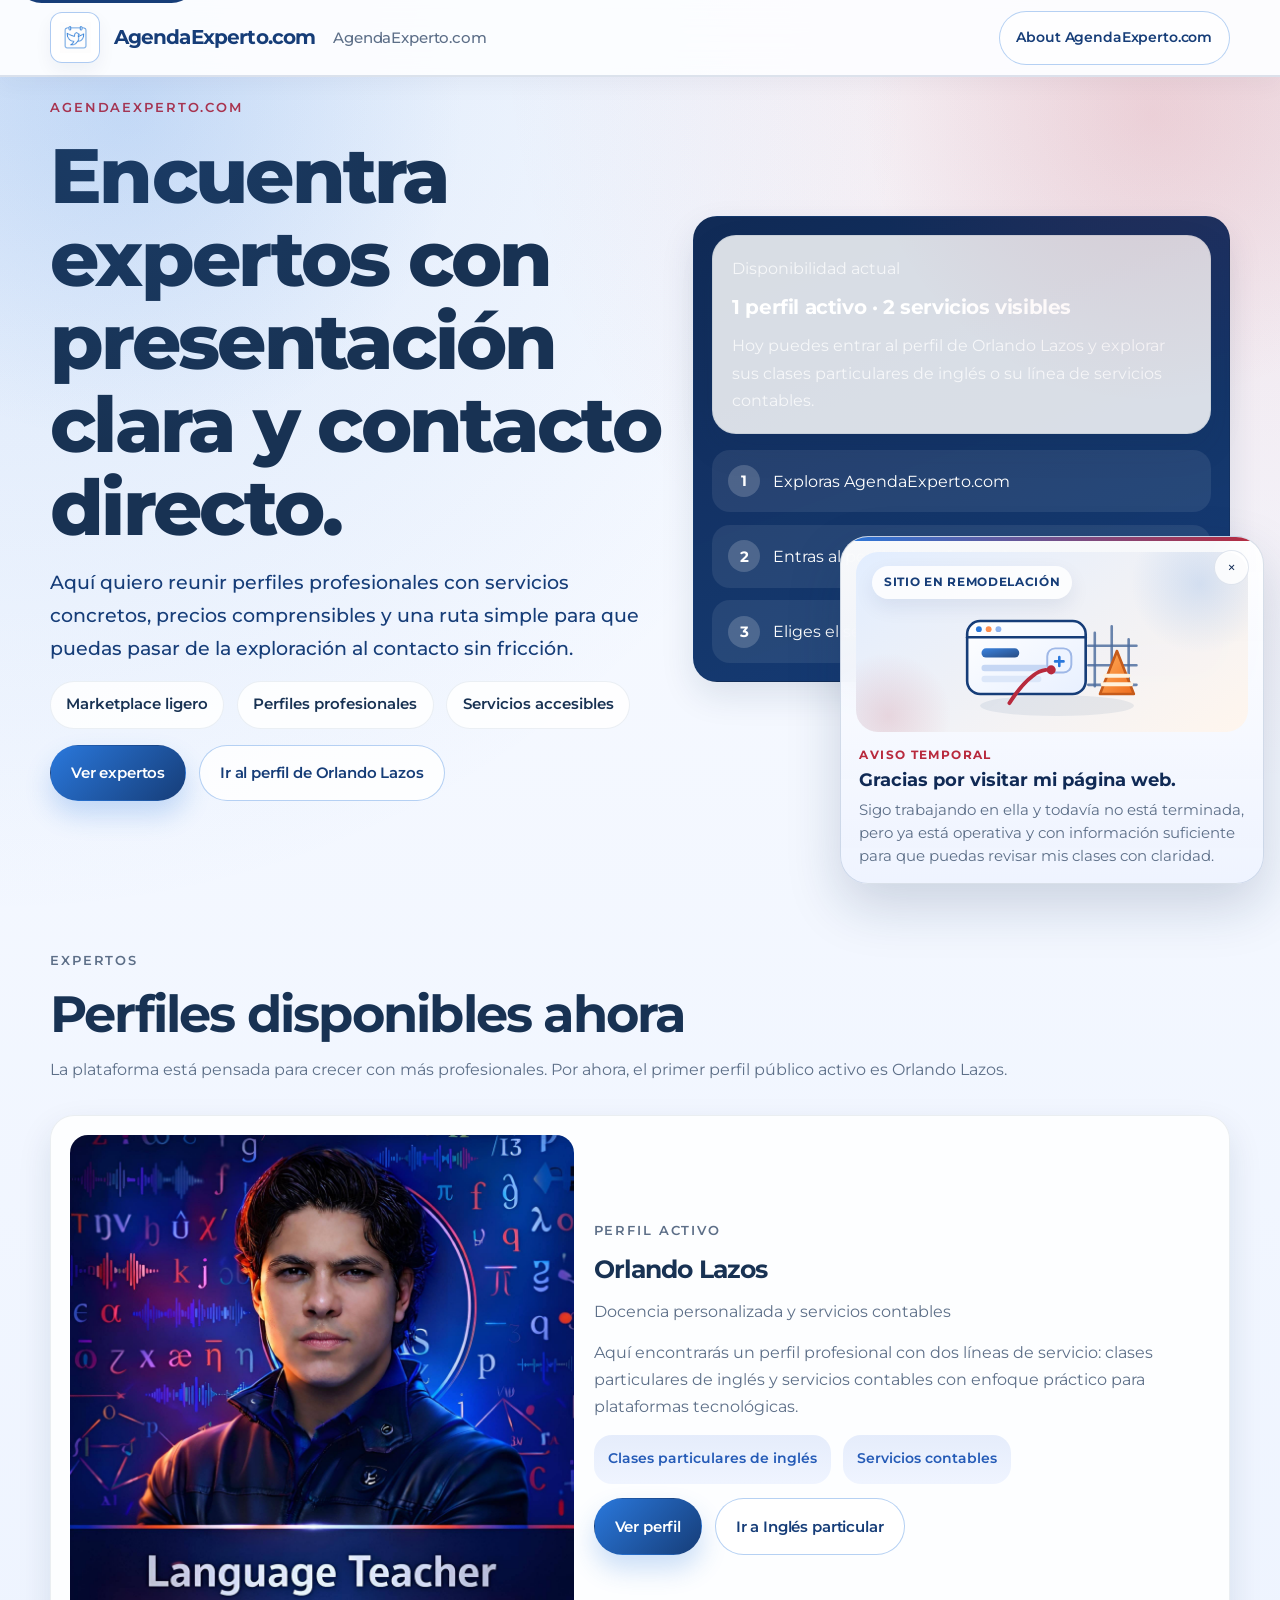
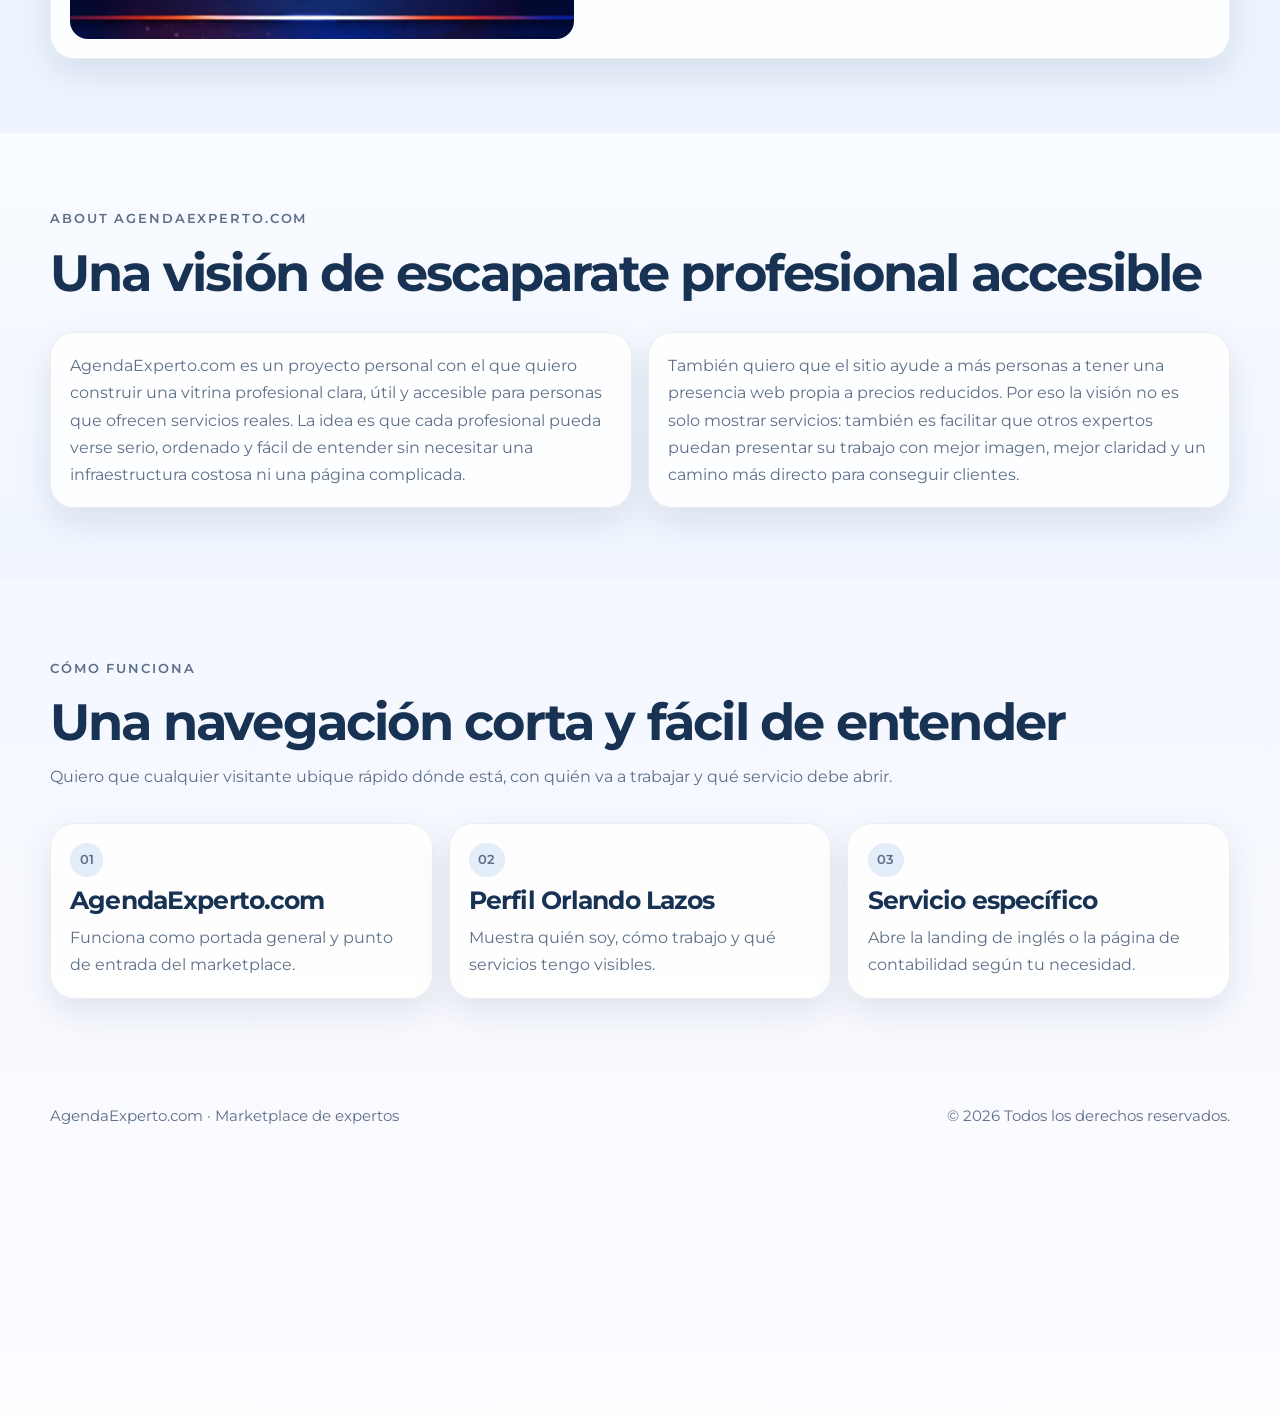
<file: 2_Code_Tools/website/index.html>
<!doctype html>
<html lang="es">
  <head>
    <meta charset="UTF-8" />
    <meta name="viewport" content="width=device-width, initial-scale=1.0" />
    <title>AgendaExperto.com | Encuentra expertos</title>
    <meta
      name="description"
      content="AgendaExperto.com es un marketplace ligero para descubrir expertos con perfiles claros, servicios concretos y trato directo."
    />
    <link rel="preconnect" href="https://fonts.googleapis.com" />
    <link rel="preconnect" href="https://fonts.gstatic.com" crossorigin />
    <link
      href="https://fonts.googleapis.com/css2?family=Montserrat:wght@400;500;600;700;800&display=swap"
      rel="stylesheet"
    />
    <link rel="stylesheet" href="styles.css" />
    <script src="main.js" defer></script>
  </head>
  <body>
    <a class="skip-link" href="#main-content">Saltar al contenido</a>

    <header class="site-header site-header--marketplace">
      <div class="container marketplace-bar">
        <a class="brand" href="index.html" aria-label="Ir al inicio de AgendaExperto.com">
          <span class="brand-mark-wrap">
            <img class="brand-mark" src="assets/images/isotipo_agendaExperto.com.png" alt="Isotipo de AgendaExperto.com" />
          </span>
          <span class="brand-copy">
            <strong>AgendaExperto.com</strong>
          </span>
        </a>

        <p class="marketplace-route" aria-label="Ubicación actual">AgendaExperto.com</p>

        <a class="button button-secondary button-small" href="#about-agendaexperto">About AgendaExperto.com</a>
      </div>
    </header>

    <main id="main-content">
      <section class="hero section hero--marketplace">
        <div class="container page-grid page-grid--hero">
          <div class="hero-copy">
            <p class="eyebrow">AgendaExperto.com</p>
            <h1>Encuentra expertos con presentación clara y contacto directo.</h1>
            <p class="lead">
              Aquí quiero reunir perfiles profesionales con servicios concretos,
              precios comprensibles y una ruta simple para que puedas pasar de la
              exploración al contacto sin fricción.
            </p>
            <div class="pill-row">
              <span class="pill">Marketplace ligero</span>
              <span class="pill">Perfiles profesionales</span>
              <span class="pill">Servicios accesibles</span>
            </div>
            <div class="action-row">
              <a class="button button-primary" href="#expertos">Ver expertos</a>
              <a class="button button-secondary" href="orlando.html">Ir al perfil de Orlando Lazos</a>
            </div>
          </div>

          <div class="hero-panel hero-panel--marketplace">
            <div class="stack-card">
              <span class="stack-card__label">Disponibilidad actual</span>
              <strong>1 perfil activo · 2 servicios visibles</strong>
              <p>
                Hoy puedes entrar al perfil de Orlando Lazos y explorar sus
                clases particulares de inglés o su línea de servicios contables.
              </p>
            </div>
            <div class="steps-mini">
              <div><strong>1</strong><span>Exploras AgendaExperto.com</span></div>
              <div><strong>2</strong><span>Entras al perfil del profesional</span></div>
              <div><strong>3</strong><span>Eliges el servicio que te conviene</span></div>
            </div>
          </div>
        </div>
      </section>

      <section class="section" id="expertos">
        <div class="container">
          <div class="section-head">
            <p class="section-kicker">Expertos</p>
            <h2>Perfiles disponibles ahora</h2>
            <p>
              La plataforma está pensada para crecer con más profesionales. Por
              ahora, el primer perfil público activo es Orlando Lazos.
            </p>
          </div>

          <article class="feature-card profile-card">
            <div class="profile-card__media">
              <img src="assets/images/orlando-portrait.png" alt="Retrato de Orlando Lazos" />
            </div>

            <div class="profile-card__content">
              <p class="card-kicker">Perfil activo</p>
              <h3>Orlando Lazos</h3>
              <p class="profile-card__role">Docencia personalizada y servicios contables</p>
              <p>
                Aquí encontrarás un perfil profesional con dos líneas de servicio:
                clases particulares de inglés y servicios contables con enfoque
                práctico para plataformas tecnológicas.
              </p>
              <div class="service-pill-row">
                <span class="service-pill">Clases particulares de inglés</span>
                <span class="service-pill">Servicios contables</span>
              </div>
              <div class="action-row">
                <a class="button button-primary" href="orlando.html">Ver perfil</a>
                <a class="button button-secondary" href="ingles-particular.html">Ir a Inglés particular</a>
              </div>
            </div>
          </article>
        </div>
      </section>

      <section class="section section-surface" id="about-agendaexperto">
        <div class="container">
          <div class="section-head">
            <p class="section-kicker">About AgendaExperto.com</p>
            <h2>Una visión de escaparate profesional accesible</h2>
          </div>

          <div class="about-grid">
            <article class="info-card">
              <p>
                AgendaExperto.com es un proyecto personal con el que quiero
                construir una vitrina profesional clara, útil y accesible para
                personas que ofrecen servicios reales. La idea es que cada
                profesional pueda verse serio, ordenado y fácil de entender sin
                necesitar una infraestructura costosa ni una página complicada.
              </p>
            </article>
            <article class="info-card">
              <p>
                También quiero que el sitio ayude a más personas a tener una
                presencia web propia a precios reducidos. Por eso la visión no es
                solo mostrar servicios: también es facilitar que otros expertos
                puedan presentar su trabajo con mejor imagen, mejor claridad y un
                camino más directo para conseguir clientes.
              </p>
            </article>
          </div>
        </div>
      </section>

      <section class="section" id="como-funciona">
        <div class="container">
          <div class="section-head">
            <p class="section-kicker">Cómo funciona</p>
            <h2>Una navegación corta y fácil de entender</h2>
            <p>
              Quiero que cualquier visitante ubique rápido dónde está, con quién
              va a trabajar y qué servicio debe abrir.
            </p>
          </div>

          <div class="flow-grid">
            <article class="info-card">
              <span class="step-badge">01</span>
              <h3>AgendaExperto.com</h3>
              <p>Funciona como portada general y punto de entrada del marketplace.</p>
            </article>
            <article class="info-card">
              <span class="step-badge">02</span>
              <h3>Perfil Orlando Lazos</h3>
              <p>Muestra quién soy, cómo trabajo y qué servicios tengo visibles.</p>
            </article>
            <article class="info-card">
              <span class="step-badge">03</span>
              <h3>Servicio específico</h3>
              <p>Abre la landing de inglés o la página de contabilidad según tu necesidad.</p>
            </article>
          </div>
        </div>
      </section>
    </main>

    <footer class="site-footer">
      <div class="container footer-row">
        <p>AgendaExperto.com · Marketplace de expertos</p>
        <p>© <span data-year></span> Todos los derechos reservados.</p>
      </div>
    </footer>
  </body>
</html>
</file>
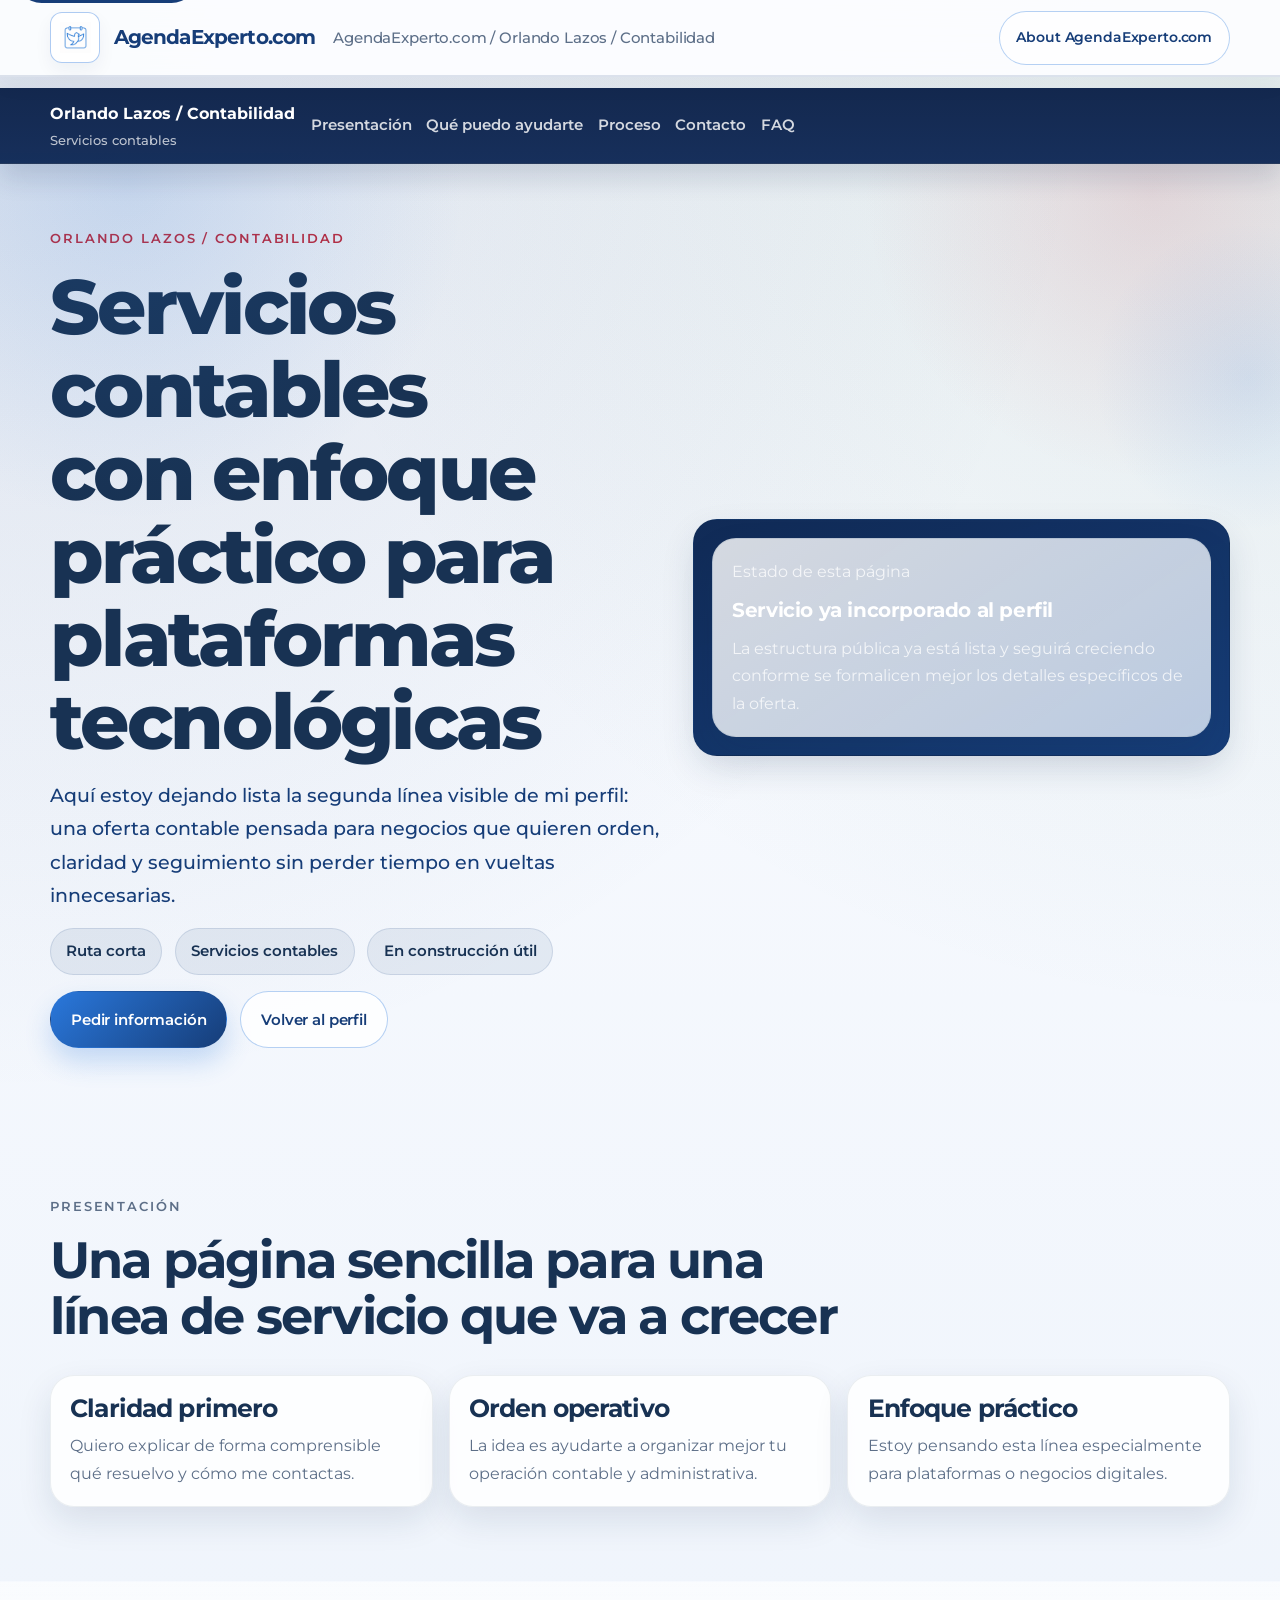
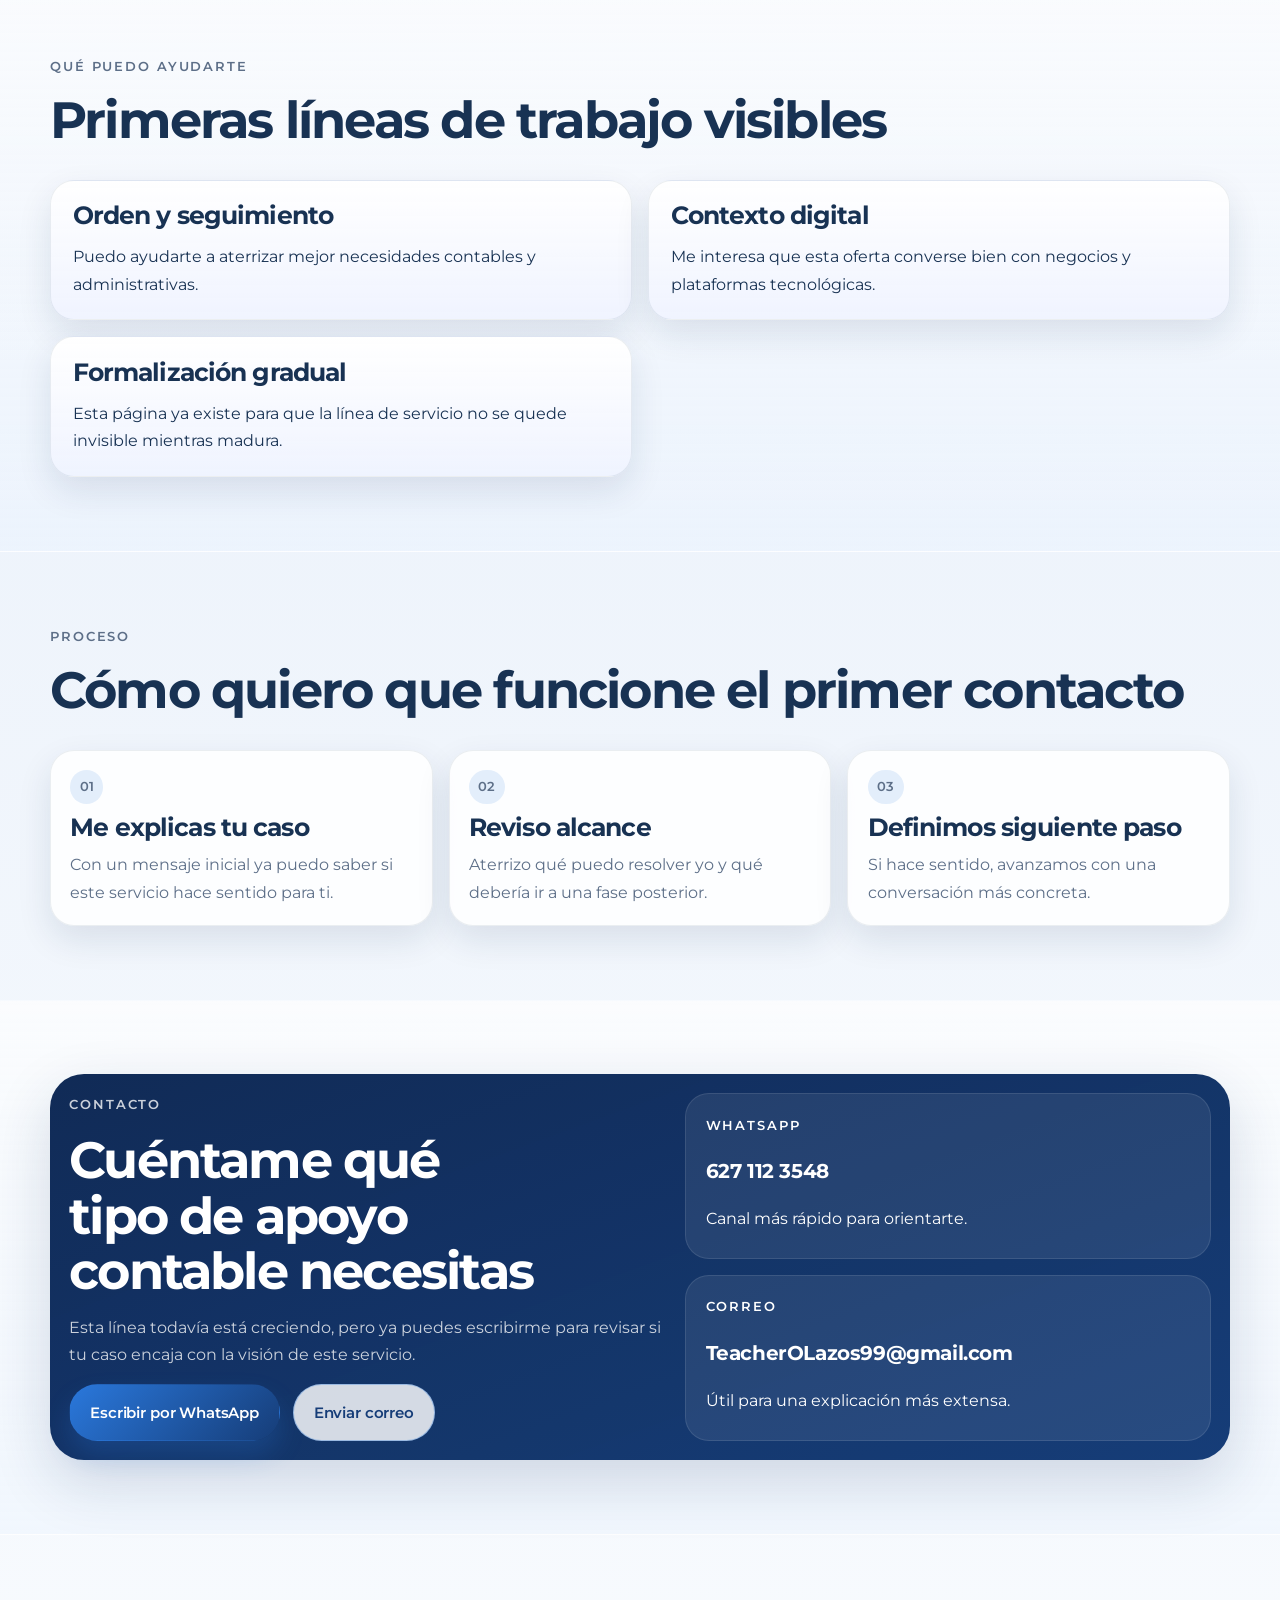
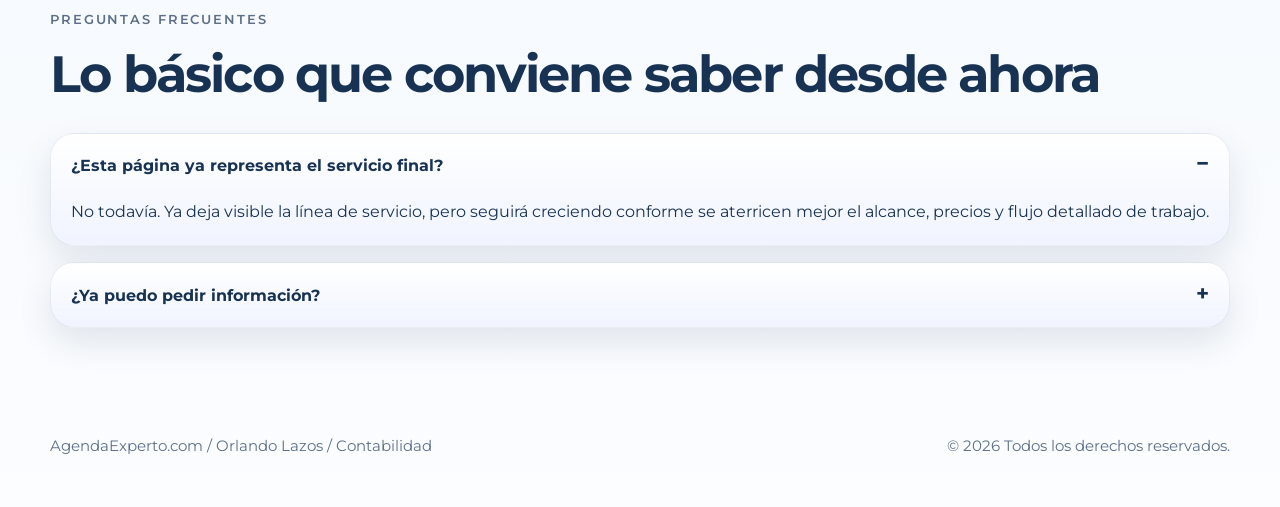
<file: 2_Code_Tools/website/contabilidad.html>
<!doctype html>
<html lang="es">
  <head>
    <meta charset="UTF-8" />
    <meta name="viewport" content="width=device-width, initial-scale=1.0" />
    <title>AgendaExperto.com | Orlando Lazos | Contabilidad</title>
    <meta
      name="description"
      content="Servicios contables de Orlando Lazos dentro de AgendaExperto.com, con enfoque práctico para plataformas tecnológicas."
    />
    <link rel="preconnect" href="https://fonts.googleapis.com" />
    <link rel="preconnect" href="https://fonts.gstatic.com" crossorigin />
    <link
      href="https://fonts.googleapis.com/css2?family=Montserrat:wght@400;500;600;700;800&display=swap"
      rel="stylesheet"
    />
    <link rel="stylesheet" href="styles.css" />
    <script src="main.js" defer></script>
  </head>
  <body class="page-service page-service--accounting">
    <a class="skip-link" href="#main-content">Saltar al contenido</a>

    <header class="site-header site-header--marketplace">
      <div class="container marketplace-bar">
        <a class="brand" href="index.html" aria-label="Ir al inicio de AgendaExperto.com">
          <span class="brand-mark-wrap">
            <img class="brand-mark" src="assets/images/isotipo_agendaExperto.com.png" alt="Isotipo de AgendaExperto.com" />
          </span>
          <span class="brand-copy">
            <strong>AgendaExperto.com</strong>
          </span>
        </a>

        <p class="marketplace-route" aria-label="Ubicación actual">AgendaExperto.com / Orlando Lazos / Contabilidad</p>

        <a class="button button-secondary button-small" href="index.html#about-agendaexperto">About AgendaExperto.com</a>
      </div>
    </header>

    <nav class="service-subnav">
      <div class="container service-subnav__inner">
        <div class="service-subnav__title">
          <strong>Orlando Lazos / Contabilidad</strong>
          <span>Servicios contables</span>
        </div>

        <div class="service-subnav__links" aria-label="Secciones del servicio">
          <a href="#presentacion">Presentación</a>
          <a href="#alcance">Qué puedo ayudarte</a>
          <a href="#proceso">Proceso</a>
          <a href="#contacto">Contacto</a>
          <a href="#faq">FAQ</a>
        </div>
      </div>
    </nav>

    <main id="main-content">
      <section class="hero section hero--service">
        <div class="container page-grid page-grid--hero">
          <div class="hero-copy">
            <p class="eyebrow">Orlando Lazos / Contabilidad</p>
            <h1>Servicios contables con enfoque práctico para plataformas tecnológicas</h1>
            <p class="lead">
              Aquí estoy dejando lista la segunda línea visible de mi perfil:
              una oferta contable pensada para negocios que quieren orden,
              claridad y seguimiento sin perder tiempo en vueltas innecesarias.
            </p>
            <div class="pill-row">
              <span class="pill">Ruta corta</span>
              <span class="pill">Servicios contables</span>
              <span class="pill">En construcción útil</span>
            </div>
            <div class="action-row">
              <a
                class="button button-primary"
                href="https://wa.me/526271123548?text=Hola%20Orlando%2C%20quiero%20informaci%C3%B3n%20sobre%20tus%20servicios%20contables."
                target="_blank"
                rel="noreferrer"
              >
                Pedir información
              </a>
              <a class="button button-secondary" href="orlando.html">Volver al perfil</a>
            </div>
          </div>

          <div class="hero-panel hero-panel--marketplace">
            <div class="stack-card stack-card--soft">
              <span class="stack-card__label">Estado de esta página</span>
              <strong>Servicio ya incorporado al perfil</strong>
              <p>
                La estructura pública ya está lista y seguirá creciendo conforme
                se formalicen mejor los detalles específicos de la oferta.
              </p>
            </div>
          </div>
        </div>
      </section>

      <section class="section" id="presentacion">
        <div class="container">
          <div class="section-head">
            <p class="section-kicker">Presentación</p>
            <h2>Una página sencilla para una línea de servicio que va a crecer</h2>
          </div>
          <div class="flow-grid">
            <article class="info-card">
              <h3>Claridad primero</h3>
              <p>Quiero explicar de forma comprensible qué resuelvo y cómo me contactas.</p>
            </article>
            <article class="info-card">
              <h3>Orden operativo</h3>
              <p>La idea es ayudarte a organizar mejor tu operación contable y administrativa.</p>
            </article>
            <article class="info-card">
              <h3>Enfoque práctico</h3>
              <p>Estoy pensando esta línea especialmente para plataformas o negocios digitales.</p>
            </article>
          </div>
        </div>
      </section>

      <section class="section section-surface" id="alcance">
        <div class="container">
          <div class="section-head">
            <p class="section-kicker">Qué puedo ayudarte</p>
            <h2>Primeras líneas de trabajo visibles</h2>
          </div>
          <div class="service-switcher">
            <article class="service-switcher__card">
              <h3>Orden y seguimiento</h3>
              <p>Puedo ayudarte a aterrizar mejor necesidades contables y administrativas.</p>
            </article>
            <article class="service-switcher__card">
              <h3>Contexto digital</h3>
              <p>Me interesa que esta oferta converse bien con negocios y plataformas tecnológicas.</p>
            </article>
            <article class="service-switcher__card">
              <h3>Formalización gradual</h3>
              <p>Esta página ya existe para que la línea de servicio no se quede invisible mientras madura.</p>
            </article>
          </div>
        </div>
      </section>

      <section class="section" id="proceso">
        <div class="container">
          <div class="section-head">
            <p class="section-kicker">Proceso</p>
            <h2>Cómo quiero que funcione el primer contacto</h2>
          </div>
          <div class="process-grid">
            <article class="info-card">
              <span class="step-badge">01</span>
              <h3>Me explicas tu caso</h3>
              <p>Con un mensaje inicial ya puedo saber si este servicio hace sentido para ti.</p>
            </article>
            <article class="info-card">
              <span class="step-badge">02</span>
              <h3>Reviso alcance</h3>
              <p>Aterrizo qué puedo resolver yo y qué debería ir a una fase posterior.</p>
            </article>
            <article class="info-card">
              <span class="step-badge">03</span>
              <h3>Definimos siguiente paso</h3>
              <p>Si hace sentido, avanzamos con una conversación más concreta.</p>
            </article>
          </div>
        </div>
      </section>

      <section class="section section-surface" id="contacto">
        <div class="container contact-banner">
          <div class="content-stack">
            <p class="section-kicker">Contacto</p>
            <h2>Cuéntame qué tipo de apoyo contable necesitas</h2>
            <p>
              Esta línea todavía está creciendo, pero ya puedes escribirme para
              revisar si tu caso encaja con la visión de este servicio.
            </p>
            <div class="action-row">
              <a
                class="button button-primary"
                href="https://wa.me/526271123548?text=Hola%20Orlando%2C%20quiero%20informaci%C3%B3n%20sobre%20tus%20servicios%20contables."
                target="_blank"
                rel="noreferrer"
              >
                Escribir por WhatsApp
              </a>
              <a class="button button-secondary" href="mailto:TeacherOLazos99@gmail.com">Enviar correo</a>
            </div>
          </div>

          <div class="contact-list">
            <article class="info-card info-card--compact">
              <span class="card-kicker">WhatsApp</span>
              <strong>627 112 3548</strong>
              <p>Canal más rápido para orientarte.</p>
            </article>
            <article class="info-card info-card--compact">
              <span class="card-kicker">Correo</span>
              <strong>TeacherOLazos99@gmail.com</strong>
              <p>Útil para una explicación más extensa.</p>
            </article>
          </div>
        </div>
      </section>

      <section class="section" id="faq">
        <div class="container">
          <div class="section-head">
            <p class="section-kicker">Preguntas frecuentes</p>
            <h2>Lo básico que conviene saber desde ahora</h2>
          </div>

          <div class="faq-list">
            <details class="accordion-item" open>
              <summary><span><strong>¿Esta página ya representa el servicio final?</strong></span></summary>
              <div class="accordion-content">
                <p>
                  No todavía. Ya deja visible la línea de servicio, pero seguirá
                  creciendo conforme se aterricen mejor el alcance, precios y flujo
                  detallado de trabajo.
                </p>
              </div>
            </details>

            <details class="accordion-item">
              <summary><span><strong>¿Ya puedo pedir información?</strong></span></summary>
              <div class="accordion-content">
                <p>
                  Sí. Ya puedes escribirme para contarme tu caso y revisar si esta
                  línea de servicio es la correcta para ti.
                </p>
              </div>
            </details>
          </div>
        </div>
      </section>
    </main>

    <footer class="site-footer">
      <div class="container footer-row">
        <p>AgendaExperto.com / Orlando Lazos / Contabilidad</p>
        <p>© <span data-year></span> Todos los derechos reservados.</p>
      </div>
    </footer>
  </body>
</html>
</file>
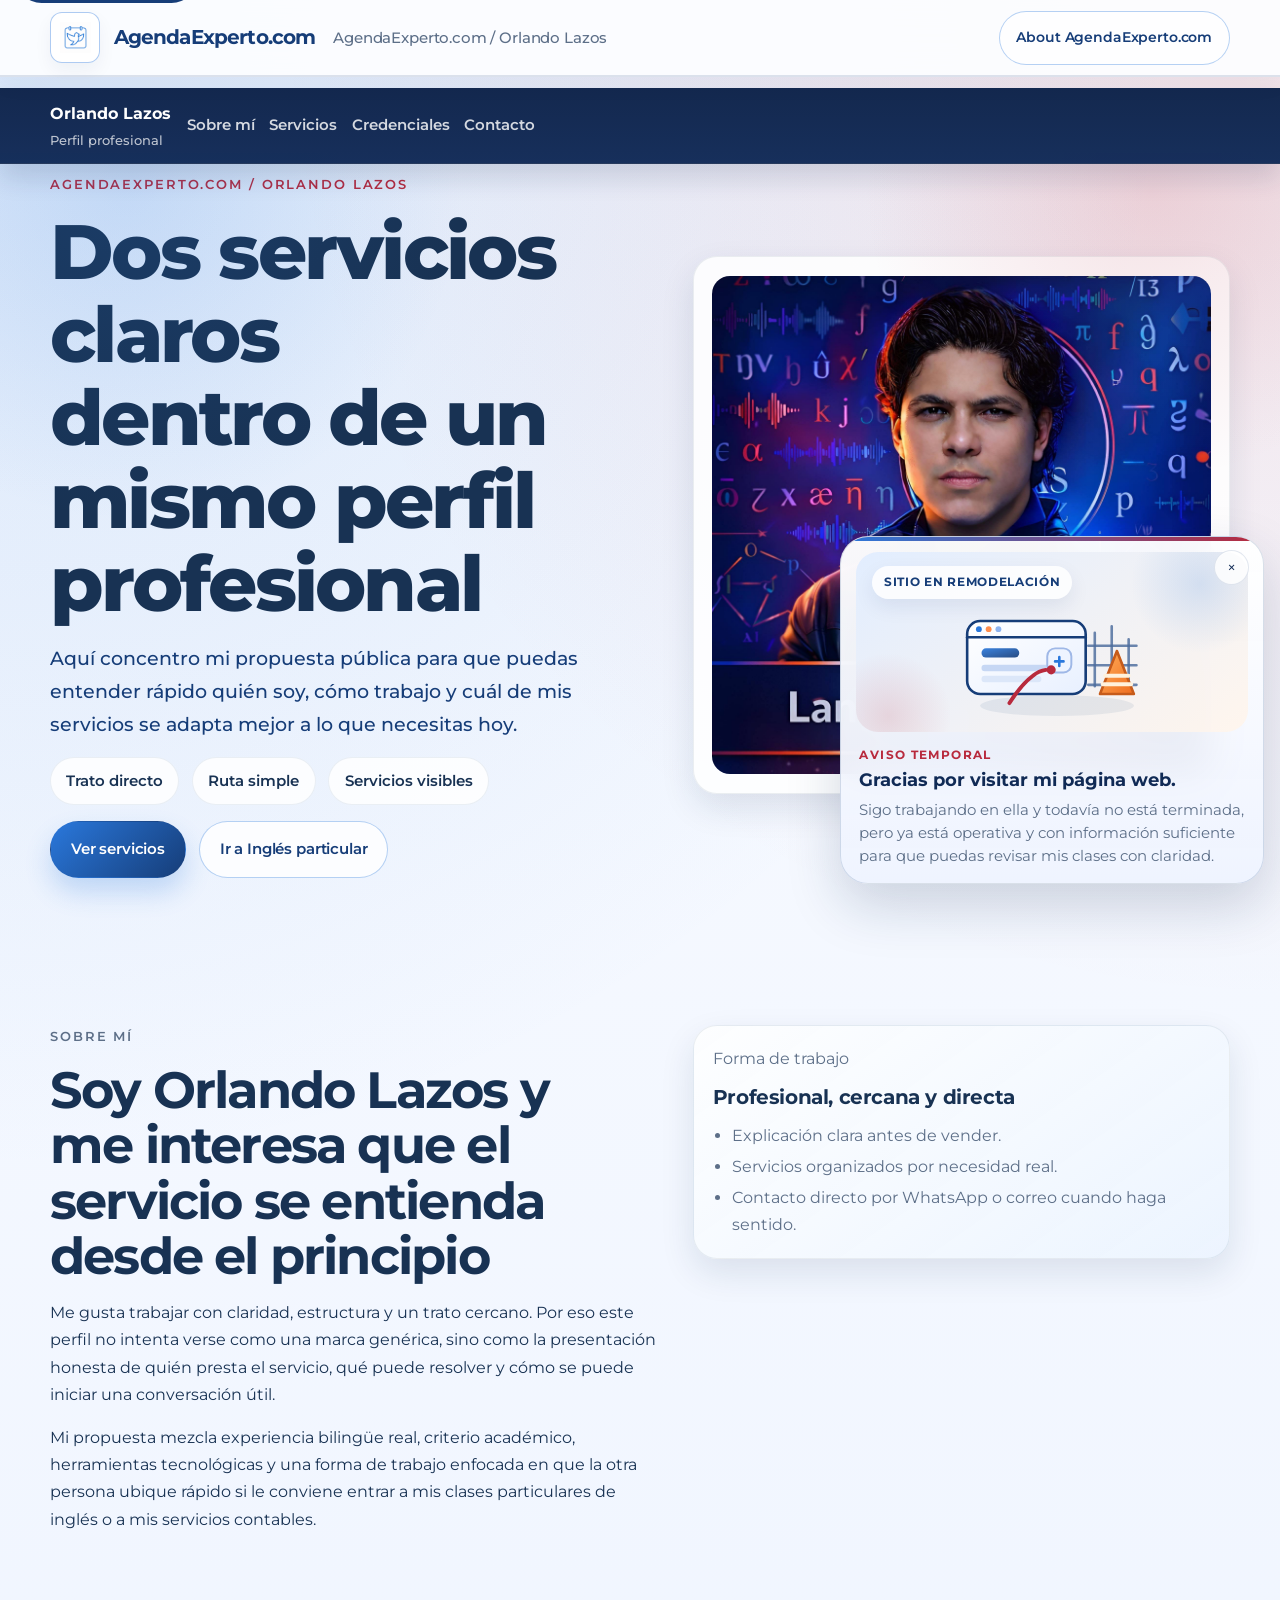
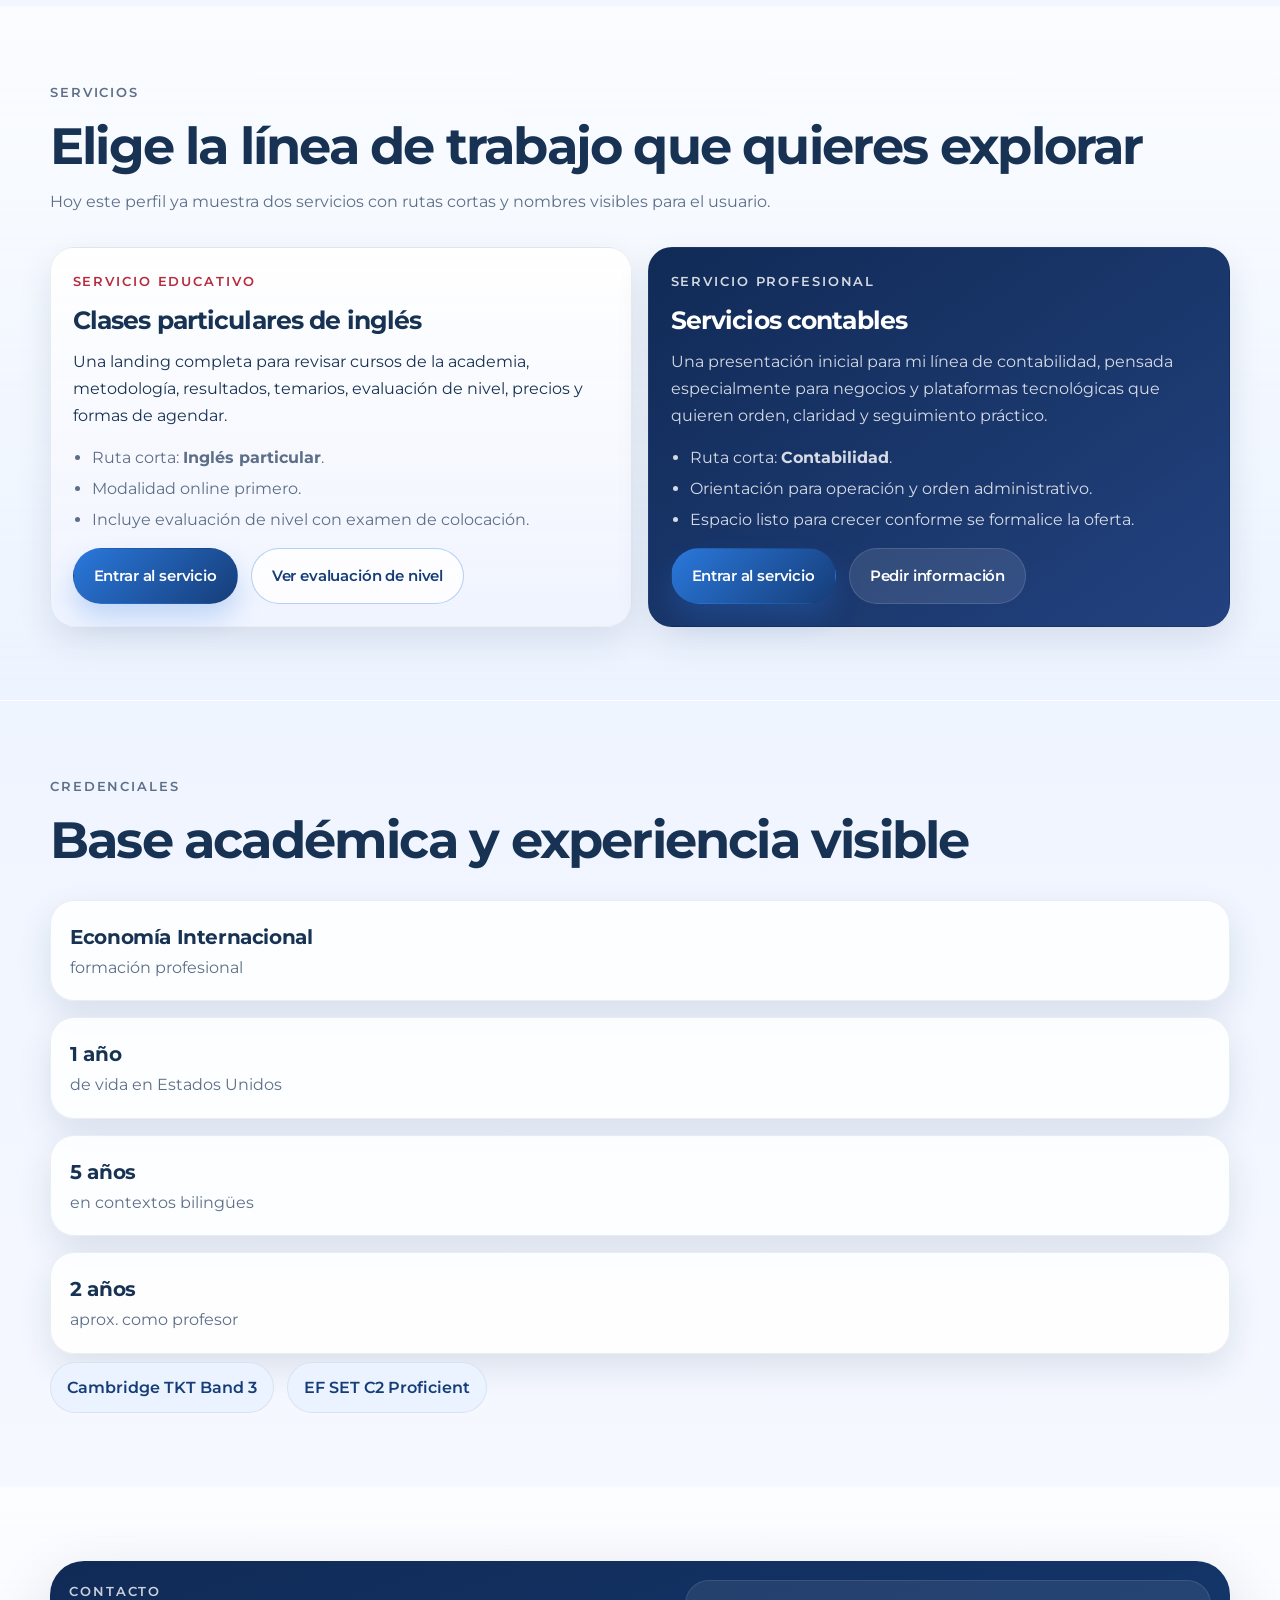
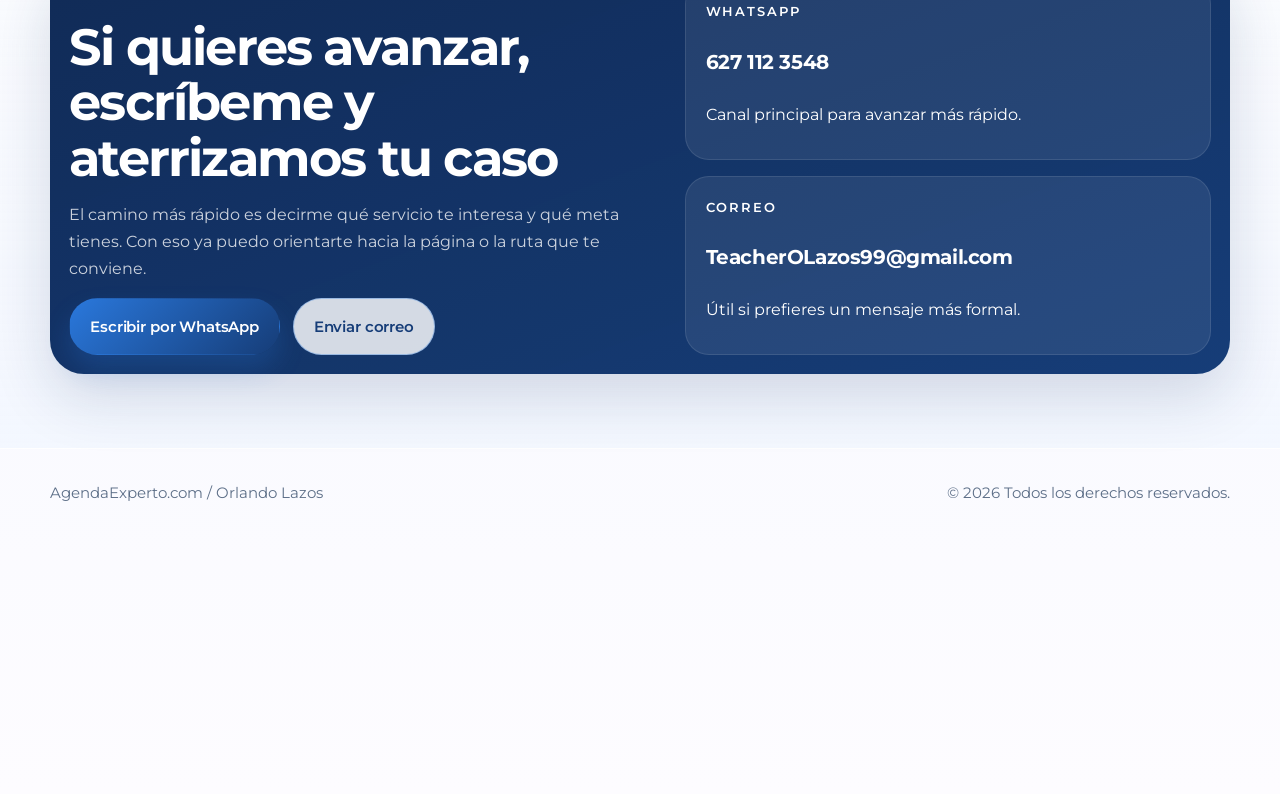
<file: 2_Code_Tools/website/orlando.html>
<!doctype html>
<html lang="es">
  <head>
    <meta charset="UTF-8" />
    <meta name="viewport" content="width=device-width, initial-scale=1.0" />
    <title>AgendaExperto.com | Orlando Lazos</title>
    <meta
      name="description"
      content="Perfil público de Orlando Lazos dentro de AgendaExperto.com. Aquí puedes entrar a sus clases particulares de inglés y a sus servicios contables."
    />
    <link rel="preconnect" href="https://fonts.googleapis.com" />
    <link rel="preconnect" href="https://fonts.gstatic.com" crossorigin />
    <link
      href="https://fonts.googleapis.com/css2?family=Montserrat:wght@400;500;600;700;800&display=swap"
      rel="stylesheet"
    />
    <link rel="stylesheet" href="styles.css" />
    <script src="main.js" defer></script>
  </head>
  <body>
    <a class="skip-link" href="#main-content">Saltar al contenido</a>

    <header class="site-header site-header--marketplace">
      <div class="container marketplace-bar">
        <a class="brand" href="index.html" aria-label="Ir al inicio de AgendaExperto.com">
          <span class="brand-mark-wrap">
            <img class="brand-mark" src="assets/images/isotipo_agendaExperto.com.png" alt="Isotipo de AgendaExperto.com" />
          </span>
          <span class="brand-copy">
            <strong>AgendaExperto.com</strong>
          </span>
        </a>

        <p class="marketplace-route" aria-label="Ubicación actual">AgendaExperto.com / Orlando Lazos</p>

        <a class="button button-secondary button-small" href="index.html#about-agendaexperto">About AgendaExperto.com</a>
      </div>
    </header>

    <nav class="service-subnav">
      <div class="container service-subnav__inner">
        <div class="service-subnav__title">
          <strong>Orlando Lazos</strong>
          <span>Perfil profesional</span>
        </div>

        <div class="service-subnav__links" aria-label="Secciones del perfil">
          <a href="#sobre">Sobre mí</a>
          <a href="#servicios">Servicios</a>
          <a href="#credenciales">Credenciales</a>
          <a href="#contacto">Contacto</a>
        </div>
      </div>
    </nav>

    <main id="main-content">
      <section class="hero section hero--profile">
        <div class="container page-grid page-grid--hero">
          <div class="hero-copy">
            <p class="eyebrow">AgendaExperto.com / Orlando Lazos</p>
            <h1>Dos servicios claros dentro de un mismo perfil profesional</h1>
            <p class="lead">
              Aquí concentro mi propuesta pública para que puedas entender rápido
              quién soy, cómo trabajo y cuál de mis servicios se adapta mejor a lo
              que necesitas hoy.
            </p>
            <div class="pill-row">
              <span class="pill">Trato directo</span>
              <span class="pill">Ruta simple</span>
              <span class="pill">Servicios visibles</span>
            </div>
            <div class="action-row">
              <a class="button button-primary" href="#servicios">Ver servicios</a>
              <a class="button button-secondary" href="ingles-particular.html">Ir a Inglés particular</a>
            </div>
          </div>

          <div class="hero-panel hero-panel--profile">
            <img src="assets/images/orlando-portrait.png" alt="Retrato de Orlando Lazos" />
          </div>
        </div>
      </section>

      <section class="section" id="sobre">
        <div class="container page-grid">
          <div class="content-stack">
            <div class="section-head section-head--compact">
              <p class="section-kicker">Sobre mí</p>
              <h2>Soy Orlando Lazos y me interesa que el servicio se entienda desde el principio</h2>
            </div>
            <p>
              Me gusta trabajar con claridad, estructura y un trato cercano. Por
              eso este perfil no intenta verse como una marca genérica, sino como
              la presentación honesta de quién presta el servicio, qué puede
              resolver y cómo se puede iniciar una conversación útil.
            </p>
            <p>
              Mi propuesta mezcla experiencia bilingüe real, criterio académico,
              herramientas tecnológicas y una forma de trabajo enfocada en que la
              otra persona ubique rápido si le conviene entrar a mis clases
              particulares de inglés o a mis servicios contables.
            </p>
          </div>

          <aside class="stack-card stack-card--soft">
            <span class="stack-card__label">Forma de trabajo</span>
            <strong>Profesional, cercana y directa</strong>
            <ul class="bullet-list bullet-list--tight">
              <li>Explicación clara antes de vender.</li>
              <li>Servicios organizados por necesidad real.</li>
              <li>Contacto directo por WhatsApp o correo cuando haga sentido.</li>
            </ul>
          </aside>
        </div>
      </section>

      <section class="section section-surface" id="servicios">
        <div class="container">
          <div class="section-head">
            <p class="section-kicker">Servicios</p>
            <h2>Elige la línea de trabajo que quieres explorar</h2>
            <p>
              Hoy este perfil ya muestra dos servicios con rutas cortas y nombres
              visibles para el usuario.
            </p>
          </div>

          <div class="service-switcher">
            <article class="service-switcher__card">
              <span class="card-kicker">Servicio educativo</span>
              <h3>Clases particulares de inglés</h3>
              <p>
                Una landing completa para revisar cursos de la academia,
                metodología, resultados, temarios, evaluación de nivel, precios y
                formas de agendar.
              </p>
              <ul class="bullet-list bullet-list--tight">
                <li>Ruta corta: <strong>Inglés particular</strong>.</li>
                <li>Modalidad online primero.</li>
                <li>Incluye evaluación de nivel con examen de colocación.</li>
              </ul>
              <div class="action-row">
                <a class="button button-primary" href="ingles-particular.html">Entrar al servicio</a>
                <a class="button button-secondary" href="ingles-particular.html#evaluacion">Ver evaluación de nivel</a>
              </div>
            </article>

            <article class="service-switcher__card service-switcher__card--accent">
              <span class="card-kicker">Servicio profesional</span>
              <h3>Servicios contables</h3>
              <p>
                Una presentación inicial para mi línea de contabilidad, pensada
                especialmente para negocios y plataformas tecnológicas que quieren
                orden, claridad y seguimiento práctico.
              </p>
              <ul class="bullet-list bullet-list--tight">
                <li>Ruta corta: <strong>Contabilidad</strong>.</li>
                <li>Orientación para operación y orden administrativo.</li>
                <li>Espacio listo para crecer conforme se formalice la oferta.</li>
              </ul>
              <div class="action-row">
                <a class="button button-primary" href="contabilidad.html">Entrar al servicio</a>
                <a
                  class="button button-secondary"
                  href="https://wa.me/526271123548?text=Hola%20Orlando%2C%20quiero%20informaci%C3%B3n%20sobre%20tus%20servicios%20contables."
                  target="_blank"
                  rel="noreferrer"
                >
                  Pedir información
                </a>
              </div>
            </article>
          </div>
        </div>
      </section>

      <section class="section" id="credenciales">
        <div class="container">
          <div class="section-head">
            <p class="section-kicker">Credenciales</p>
            <h2>Base académica y experiencia visible</h2>
          </div>

          <div class="highlight-grid">
            <article class="highlight-card">
              <strong>Economía Internacional</strong>
              <span>formación profesional</span>
            </article>
            <article class="highlight-card">
              <strong>1 año</strong>
              <span>de vida en Estados Unidos</span>
            </article>
            <article class="highlight-card">
              <strong>5 años</strong>
              <span>en contextos bilingües</span>
            </article>
            <article class="highlight-card">
              <strong>2 años</strong>
              <span>aprox. como profesor</span>
            </article>
          </div>

          <div class="badge-row">
            <a class="credential-pill" href="assets/credentials/cambridge-tkt-band-3.pdf" target="_blank" rel="noreferrer">
              Cambridge TKT Band 3
            </a>
            <a class="credential-pill" href="assets/credentials/ef-set-c2.pdf" target="_blank" rel="noreferrer">
              EF SET C2 Proficient
            </a>
          </div>
        </div>
      </section>

      <section class="section section-surface" id="contacto">
        <div class="container contact-banner">
          <div class="content-stack">
            <p class="section-kicker">Contacto</p>
            <h2>Si quieres avanzar, escríbeme y aterrizamos tu caso</h2>
            <p>
              El camino más rápido es decirme qué servicio te interesa y qué meta
              tienes. Con eso ya puedo orientarte hacia la página o la ruta que te
              conviene.
            </p>
            <div class="action-row">
              <a
                class="button button-primary"
                href="https://wa.me/526271123548?text=Hola%20Orlando%2C%20quiero%20informaci%C3%B3n%20sobre%20uno%20de%20tus%20servicios."
                target="_blank"
                rel="noreferrer"
              >
                Escribir por WhatsApp
              </a>
              <a class="button button-secondary" href="mailto:TeacherOLazos99@gmail.com">Enviar correo</a>
            </div>
          </div>

          <div class="contact-list">
            <article class="info-card info-card--compact">
              <span class="card-kicker">WhatsApp</span>
              <strong>627 112 3548</strong>
              <p>Canal principal para avanzar más rápido.</p>
            </article>
            <article class="info-card info-card--compact">
              <span class="card-kicker">Correo</span>
              <strong>TeacherOLazos99@gmail.com</strong>
              <p>Útil si prefieres un mensaje más formal.</p>
            </article>
          </div>
        </div>
      </section>
    </main>

    <footer class="site-footer">
      <div class="container footer-row">
        <p>AgendaExperto.com / Orlando Lazos</p>
        <p>© <span data-year></span> Todos los derechos reservados.</p>
      </div>
    </footer>
  </body>
</html>
</file>
<file: 2_Code_Tools/website/styles.css>
:root {
  --bg: #eef4ff;
  --bg-soft: #f8fbff;
  --surface: rgba(255, 255, 255, 0.84);
  --surface-strong: #ffffff;
  --ink: #183253;
  --ink-soft: #5d6f88;
  --line: rgba(24, 50, 83, 0.1);
  --navy: #163d78;
  --navy-strong: #102a55;
  --blue: #2a78dc;
  --coral: #b82a3d;
  --gold: #d8deef;
  --mint: #eaf3ff;
  --shadow-lg: 0 22px 60px rgba(16, 42, 85, 0.16);
  --shadow-md: 0 14px 34px rgba(16, 42, 85, 0.11);
  --radius-xl: 34px;
  --radius-lg: 24px;
  --radius-md: 18px;
  --radius-sm: 14px;
  --max-width: 1180px;
  --font-sans: "Montserrat", "Segoe UI", sans-serif;
  --weight-body: 400;
  --weight-body-strong: 500;
  --weight-label: 600;
  --weight-heading: 700;
  --weight-display: 800;
}

*,
*::before,
*::after {
  box-sizing: border-box;
}

html {
  scroll-behavior: smooth;
}

body {
  margin: 0;
  min-width: 320px;
  color: var(--ink);
  font-family: var(--font-sans);
  font-size: 1rem;
  font-weight: var(--weight-body);
  line-height: 1.7;
  background:
    radial-gradient(circle at 0% 0%, rgba(42, 120, 220, 0.16), transparent 28%),
    radial-gradient(circle at 100% 0%, rgba(184, 42, 61, 0.12), transparent 24%),
    linear-gradient(180deg, #f9fbff 0%, #eef4ff 55%, #fdfcff 100%);
}

img {
  display: block;
  max-width: 100%;
}

a {
  color: inherit;
  text-decoration: none;
}

button,
input,
textarea,
select {
  font: inherit;
}

h1,
h2,
h3,
h4,
p,
ul {
  margin: 0;
}

h1,
h2,
h3,
h4 {
  font-family: inherit;
  line-height: 1.08;
  letter-spacing: -0.035em;
  text-wrap: balance;
}

h1 {
  font-size: clamp(2.8rem, 6vw, 5.2rem);
  font-weight: var(--weight-display);
}

h2 {
  font-size: clamp(2rem, 4vw, 3.2rem);
  font-weight: var(--weight-heading);
}

h3 {
  font-size: clamp(1.2rem, 2.4vw, 1.55rem);
  font-weight: var(--weight-heading);
}

h4 {
  font-weight: var(--weight-heading);
}

p,
li {
  font-weight: var(--weight-body);
}

strong,
b {
  font-weight: var(--weight-heading);
}

.container {
  width: min(var(--max-width), calc(100% - 2rem));
  margin-inline: auto;
}

.skip-link {
  position: absolute;
  left: 1rem;
  top: -3rem;
  z-index: 1000;
  padding: 0.75rem 1rem;
  border-radius: 999px;
  background: var(--navy);
  color: #fff;
}

.skip-link:focus {
  top: 1rem;
}

.site-header {
  position: sticky;
  top: 0;
  z-index: 30;
  backdrop-filter: blur(18px);
  background: rgba(252, 253, 255, 0.94);
  border-bottom: 2px solid rgba(22, 61, 120, 0.14);
  box-shadow: 0 8px 22px rgba(16, 42, 85, 0.04);
}

.site-header--marketplace {
  z-index: 40;
}

.header-row {
  min-height: 5rem;
  display: flex;
  align-items: center;
  gap: 1rem;
}

.marketplace-bar {
  min-height: 4.7rem;
  display: grid;
  gap: 1.1rem;
  grid-template-columns: auto minmax(0, 1fr) auto;
  align-items: center;
}

.marketplace-route {
  margin: 0;
  min-width: 0;
  color: var(--ink-soft);
  justify-self: start;
  overflow: hidden;
  font-size: 0.94rem;
  font-weight: var(--weight-body-strong);
  letter-spacing: -0.01em;
  white-space: nowrap;
  text-overflow: ellipsis;
}

.brand {
  min-width: 0;
  display: flex;
  align-items: center;
  gap: 0.82rem;
  flex: 0 0 auto;
}

.brand-mark-wrap {
  flex: 0 0 auto;
  width: 3.15rem;
  height: 3.15rem;
  display: inline-grid;
  place-items: center;
  border-radius: 12px;
  background: rgba(255, 255, 255, 0.96);
  border: 1px solid rgba(42, 120, 220, 0.38);
  box-shadow:
    inset 0 1px 0 rgba(255, 255, 255, 0.92),
    0 8px 18px rgba(16, 42, 85, 0.05);
}

.brand-mark {
  width: 1.95rem;
  height: 1.95rem;
  object-fit: contain;
}

.brand-copy {
  min-width: 0;
  display: grid;
  gap: 0.1rem;
}

.brand-copy strong {
  color: var(--navy);
  font-size: 1.28rem;
  font-weight: var(--weight-heading);
  line-height: 1;
  letter-spacing: -0.04em;
}

.brand-copy span {
  color: var(--ink-soft);
  font-size: 0.82rem;
  font-weight: var(--weight-body-strong);
  line-height: 1.15;
}

.site-nav {
  display: flex;
  align-items: center;
  gap: 1rem;
}

.site-nav-links {
  display: flex;
  align-items: center;
  gap: 1rem;
}

.site-nav-links a {
  color: var(--ink-soft);
  font-size: 0.95rem;
  font-weight: var(--weight-label);
}

.site-nav-links a:hover,
.site-nav-links a:focus-visible,
.site-nav-links a.is-current {
  color: var(--navy);
}

.nav-toggle {
  display: none;
  width: 3rem;
  height: 3rem;
  border: 0;
  padding: 0;
  border-radius: 14px;
  background: rgba(22, 61, 120, 0.08);
  color: var(--navy);
}

.nav-toggle span {
  display: block;
  width: 1.3rem;
  height: 2px;
  margin: 0.28rem auto;
  border-radius: 999px;
  background: currentColor;
}

.section {
  padding: 4.6rem 0;
}

.section-surface {
  background: linear-gradient(180deg, rgba(255, 255, 255, 0.66), rgba(234, 243, 255, 0.42));
  border-block: 1px solid rgba(255, 255, 255, 0.45);
}

.hero {
  position: relative;
  overflow: hidden;
}

.hero::before {
  content: "";
  position: absolute;
  inset: 0 0 auto;
  height: 24rem;
  background:
    radial-gradient(circle at 10% 8%, rgba(42, 120, 220, 0.15), transparent 28%),
    radial-gradient(circle at 90% 10%, rgba(184, 42, 61, 0.12), transparent 24%);
  pointer-events: none;
}

.hero--service::after {
  content: "";
  position: absolute;
  right: -8rem;
  top: 4rem;
  width: 20rem;
  height: 20rem;
  border-radius: 50%;
  background: radial-gradient(circle, rgba(42, 120, 220, 0.12), transparent 68%);
  pointer-events: none;
}

.page-grid {
  display: grid;
  gap: 2rem;
  grid-template-columns: minmax(0, 1fr) minmax(300px, 0.88fr);
  align-items: start;
}

.page-grid--hero {
  align-items: center;
}

.hero-copy,
.content-stack {
  display: grid;
  gap: 1rem;
}

.hero--marketplace,
.hero--profile,
.hero--service-cover {
  padding-top: 1.2rem;
}

.eyebrow,
.section-kicker,
.card-kicker {
  color: var(--coral);
  font-size: 0.84rem;
  font-weight: var(--weight-label);
  letter-spacing: 0.14em;
  text-transform: uppercase;
}

.lead {
  max-width: 42rem;
  font-size: 1.18rem;
  color: var(--navy);
  font-weight: var(--weight-body-strong);
  line-height: 1.75;
}

.support-copy,
.section-head p,
.profile-card__role,
.bullet-list,
.topic-card p,
.price-card p,
.info-card p,
.stack-card p,
.feature-card p {
  color: var(--ink-soft);
}

.inline-link {
  color: var(--blue);
  font-weight: var(--weight-label);
}

.pill-row,
.badge-row,
.action-row {
  display: flex;
  flex-wrap: wrap;
  gap: 0.8rem;
}

.pill {
  padding: 0.65rem 0.95rem;
  border-radius: 999px;
  background: rgba(255, 255, 255, 0.84);
  border: 1px solid rgba(22, 61, 120, 0.08);
  font-size: 0.92rem;
  font-weight: var(--weight-label);
}

.button {
  display: inline-flex;
  align-items: center;
  justify-content: center;
  min-height: 3.2rem;
  padding: 0.9rem 1.25rem;
  border: 1px solid transparent;
  border-radius: 999px;
  font-size: 0.95rem;
  font-weight: var(--weight-label);
  letter-spacing: -0.01em;
  text-align: center;
  transition:
    transform 0.2s ease,
    box-shadow 0.2s ease,
    background 0.2s ease,
    border-color 0.2s ease;
}

.button:hover,
.button:focus-visible {
  transform: translateY(-1px);
}

.button-primary {
  background: linear-gradient(135deg, var(--blue), var(--navy));
  color: #fff;
  box-shadow: 0 14px 26px rgba(42, 120, 220, 0.24);
}

.button-secondary {
  background: rgba(255, 255, 255, 0.82);
  border-color: rgba(42, 120, 220, 0.34);
  color: var(--navy);
}

.button-small {
  min-height: 2.55rem;
  padding-inline: 1.05rem;
  font-size: 0.86rem;
}

.stats-grid,
.flow-grid,
.highlight-grid,
.topic-grid,
.price-grid,
.contact-list {
  display: grid;
  gap: 1rem;
}

.stats-grid {
  grid-template-columns: repeat(2, minmax(0, 1fr));
}

.stat-card,
.info-card,
.stack-card,
.feature-card,
.highlight-card,
.price-card,
.accordion-item,
.topic-card,
.media-card,
.hero-panel {
  border-radius: var(--radius-lg);
  border: 1px solid rgba(23, 50, 77, 0.08);
  background: var(--surface);
  box-shadow: var(--shadow-md);
}

.stat-card,
.info-card,
.stack-card,
.highlight-card,
.price-card,
.topic-card {
  padding: 1.2rem;
}

.stat-card strong,
.price-card strong,
.stack-card strong,
.highlight-card strong,
.info-card strong {
  display: block;
  font-size: 1.25rem;
  font-weight: var(--weight-heading);
  letter-spacing: -0.02em;
}

.stat-card span,
.highlight-card span,
.info-card span,
.stack-card__label,
.price-card span {
  color: var(--ink-soft);
}

.hero-panel {
  padding: 1.15rem;
  display: grid;
  gap: 1rem;
}

.hero-panel--profile img,
.portrait-panel img,
.media-card img,
.service-card img,
.profile-card__media img,
.service-feature__media img {
  width: 100%;
  height: 100%;
  object-fit: cover;
  border-radius: calc(var(--radius-lg) - 6px);
}

.hero-panel--marketplace {
  background:
    linear-gradient(160deg, rgba(16, 42, 85, 0.97), rgba(22, 61, 120, 0.95)),
    var(--navy);
  color: #fff;
}

.hero-panel--marketplace p,
.hero-panel--marketplace .stack-card__label {
  color: rgba(255, 255, 255, 0.76);
}

.steps-mini {
  display: grid;
  gap: 0.8rem;
}

.steps-mini div {
  display: flex;
  align-items: center;
  gap: 0.8rem;
  padding: 0.95rem 1rem;
  border-radius: 18px;
  background: rgba(255, 255, 255, 0.08);
}

.steps-mini strong {
  width: 2rem;
  height: 2rem;
  border-radius: 50%;
  display: inline-grid;
  place-items: center;
  background: rgba(255, 255, 255, 0.18);
  font-size: 0.95rem;
}

.stack-card {
  display: grid;
  gap: 0.5rem;
}

.stack-card--soft {
  background: linear-gradient(145deg, rgba(255, 255, 255, 0.82), rgba(234, 243, 255, 0.78));
}

.feature-card {
  display: grid;
  grid-template-columns: minmax(260px, 0.9fr) minmax(0, 1.1fr);
  gap: 1.2rem;
  padding: 1.2rem;
}

.profile-card__content,
.service-feature__content {
  display: grid;
  gap: 0.9rem;
  align-content: center;
}

.bullet-list {
  padding-left: 1.2rem;
}

.bullet-list li + li {
  margin-top: 0.35rem;
}

.bullet-list--tight li + li {
  margin-top: 0.24rem;
}

.section-head {
  display: grid;
  gap: 0.9rem;
  margin-bottom: 2rem;
}

.section-head--compact {
  margin-bottom: 0;
}

.flow-grid {
  grid-template-columns: repeat(3, minmax(0, 1fr));
}

.info-card {
  display: grid;
  gap: 0.65rem;
}

.info-card--compact {
  min-height: 100%;
}

.step-badge {
  width: fit-content;
  padding: 0.38rem 0.6rem;
  border-radius: 999px;
  background: rgba(42, 120, 220, 0.12);
  color: var(--navy);
  font-size: 0.8rem;
  font-weight: var(--weight-label);
}

.service-hero {
  display: grid;
  gap: 1.4rem;
}

.service-cover-shell {
  display: grid;
  gap: 2rem;
  min-width: 0;
}

.service-cover-stage {
  position: relative;
  width: 100%;
  min-width: 0;
  max-width: 100%;
  margin-inline: clamp(-1rem, -3vw, -4rem);
  padding: clamp(1rem, 2.5vw, 1.55rem) clamp(0.9rem, 3vw, 2.8rem) clamp(3rem, 5vw, 4.6rem);
  border-radius: 42px;
  background:
    radial-gradient(circle at 0% 48%, rgba(22, 61, 120, 0.18), transparent 24%),
    radial-gradient(circle at 100% 38%, rgba(42, 120, 220, 0.14), transparent 30%),
    linear-gradient(180deg, rgba(255, 255, 255, 0.78), rgba(227, 236, 251, 0.46));
  box-shadow:
    inset 0 1px 0 rgba(255, 255, 255, 0.78),
    0 26px 54px rgba(16, 42, 85, 0.1);
}

.service-cover-stage::before,
.service-cover-stage::after {
  content: "";
  position: absolute;
  pointer-events: none;
}

.service-cover-stage::before {
  inset: 2rem auto auto clamp(-2.6rem, -5vw, -4.8rem);
  width: clamp(6.5rem, 14vw, 11rem);
  aspect-ratio: 1;
  border-radius: 32px;
  background:
    radial-gradient(circle, rgba(255, 255, 255, 0.44) 0.11rem, transparent 0.13rem) 0 0 / 1.35rem 1.35rem,
    linear-gradient(160deg, rgba(22, 61, 120, 0.96), rgba(36, 92, 180, 0.78));
  box-shadow: 0 22px 36px rgba(18, 54, 124, 0.22);
}

.service-cover-stage::after {
  left: 8%;
  right: 8%;
  bottom: 1rem;
  height: clamp(2rem, 4vw, 3rem);
  border-radius: 999px;
  background: radial-gradient(circle, rgba(60, 100, 183, 0.24), rgba(60, 100, 183, 0));
}

.service-cover-frame {
  position: relative;
  z-index: 1;
  width: min(100%, 1200px);
  max-width: 100%;
  min-width: 0;
  margin-inline: auto;
  padding: 1.1rem;
  border-radius: calc(var(--radius-xl) + 4px);
  background:
    linear-gradient(140deg, rgba(22, 61, 120, 0.12), rgba(184, 42, 61, 0.12)),
    rgba(255, 255, 255, 0.96);
  border: 1px solid rgba(22, 61, 120, 0.08);
  box-shadow:
    0 28px 64px rgba(16, 42, 85, 0.18),
    0 10px 24px rgba(42, 120, 220, 0.08);
}

.service-cover-frame img {
  width: 100%;
  height: auto;
  border-radius: calc(var(--radius-xl) - 8px);
  background: #fff;
}

.hero-intro-grid {
  display: grid;
  gap: 1.35rem;
  grid-template-columns: minmax(0, 1.15fr) minmax(300px, 0.85fr);
  align-items: start;
  min-width: 0;
}

.service-hero__cover {
  padding: 1rem;
  border-radius: var(--radius-xl);
  background:
    linear-gradient(135deg, rgba(22, 61, 120, 0.08), rgba(184, 42, 61, 0.12)),
    rgba(255, 255, 255, 0.9);
  border: 1px solid rgba(22, 61, 120, 0.1);
  box-shadow: var(--shadow-lg);
}

.service-hero__cover img {
  width: 100%;
  height: auto;
  border-radius: calc(var(--radius-xl) - 10px);
  background: #fff;
  -webkit-mask-image: linear-gradient(to bottom, rgba(0, 0, 0, 1) 74%, rgba(0, 0, 0, 0.12) 94%, rgba(0, 0, 0, 0));
  mask-image: linear-gradient(to bottom, rgba(0, 0, 0, 1) 74%, rgba(0, 0, 0, 0.12) 94%, rgba(0, 0, 0, 0));
}

.service-hero__body {
  align-items: start;
}

.hero-panel--service-summary {
  background:
    linear-gradient(160deg, rgba(16, 42, 85, 0.98), rgba(33, 63, 125, 0.96)),
    var(--navy);
  color: #fff;
}

.hero-panel--service-summary p,
.hero-panel--service-summary .card-kicker {
  color: rgba(255, 255, 255, 0.82);
}

.service-summary {
  display: grid;
  gap: 0.9rem;
}

.service-summary__brand {
  display: flex;
  align-items: center;
  gap: 0.9rem;
}

.service-summary__brand img {
  width: 3.2rem;
  height: 3.2rem;
  padding: 0.55rem;
  border-radius: 18px;
  background: rgba(255, 255, 255, 0.92);
}

.topic-grid--service {
  grid-template-columns: 1fr;
}

.topic-grid--service .info-card {
  background: rgba(255, 255, 255, 0.08);
  border-color: rgba(255, 255, 255, 0.12);
  box-shadow: none;
}

.topic-grid--service .info-card strong,
.topic-grid--service .info-card p,
.topic-grid--service .info-card span {
  color: #fff;
}

.service-subnav {
  position: sticky;
  top: 5.5rem;
  z-index: 35;
  background:
    linear-gradient(180deg, rgba(15, 36, 75, 0.98), rgba(18, 43, 88, 0.98));
  color: #fff;
  border-bottom: 1px solid rgba(255, 255, 255, 0.08);
  box-shadow: 0 14px 26px rgba(14, 35, 76, 0.14);
}

.service-subnav__inner {
  min-height: 4.7rem;
  display: grid;
  gap: 1rem;
  grid-template-columns: auto minmax(0, 1fr) auto;
  align-items: center;
}

.service-subnav__title {
  display: grid;
  gap: 0.15rem;
}

.service-subnav__title strong {
  font-size: 1rem;
  font-weight: var(--weight-heading);
}

.service-subnav__title span {
  color: rgba(255, 255, 255, 0.72);
  font-size: 0.84rem;
  font-weight: var(--weight-body-strong);
}

.service-subnav__links {
  display: flex;
  gap: 0.9rem;
  overflow-x: auto;
  scrollbar-width: thin;
}

.service-subnav__links a {
  white-space: nowrap;
  color: rgba(255, 255, 255, 0.82);
  font-size: 0.92rem;
  font-weight: var(--weight-label);
}

.service-subnav__links a:hover,
.service-subnav__links a:focus-visible {
  color: #fff;
}

[data-service-subnav] {
  padding: 0.9rem 0 0.75rem;
  background: transparent;
  border-bottom: 0;
  box-shadow: none;
}

[data-service-subnav] .service-subnav__surface {
  min-height: 5.7rem;
  display: grid;
  gap: 1rem;
  grid-template-columns: auto auto minmax(0, 1fr) auto;
  align-items: center;
  padding: 1.15rem 1.5rem;
  border-radius: 30px;
  color: #fff;
  background:
    linear-gradient(180deg, rgba(18, 45, 93, 0.98), rgba(14, 35, 76, 0.98));
  border: 1px solid rgba(255, 255, 255, 0.08);
  box-shadow:
    0 24px 38px rgba(14, 35, 76, 0.16),
    0 10px 22px rgba(53, 107, 255, 0.16);
}

[data-service-subnav] .service-subnav__badge {
  width: 5.2rem;
  height: 5.2rem;
  display: grid;
  place-items: center;
  border-radius: 24px;
  background:
    linear-gradient(160deg, rgba(53, 107, 255, 0.28), rgba(53, 107, 255, 0.12));
  border: 1px solid rgba(126, 175, 255, 0.24);
  box-shadow: inset 0 1px 0 rgba(255, 255, 255, 0.1);
}

[data-service-subnav] .service-subnav__badge svg {
  width: 2rem;
  height: 2rem;
  fill: #f5f8ff;
}

[data-service-subnav] .service-subnav__title {
  gap: 0.22rem;
}

[data-service-subnav] .service-subnav__title strong {
  font-size: 1.1rem;
  letter-spacing: -0.03em;
}

[data-service-subnav] .service-subnav__nav {
  min-width: 0;
  display: grid;
  gap: 1rem;
  grid-template-columns: auto minmax(0, 1fr) auto;
  align-items: center;
}

[data-service-subnav] .service-subnav__viewport {
  min-width: 0;
  display: grid;
  gap: 0.7rem;
  position: relative;
}

[data-service-subnav] .service-subnav__viewport::before,
[data-service-subnav] .service-subnav__viewport::after {
  content: "";
  position: absolute;
  top: 0;
  bottom: 1.1rem;
  width: 2.6rem;
  z-index: 2;
  pointer-events: none;
}

[data-service-subnav] .service-subnav__viewport::before {
  left: 0;
  background: linear-gradient(90deg, rgba(17, 42, 87, 0.95), rgba(17, 42, 87, 0));
}

[data-service-subnav] .service-subnav__viewport::after {
  right: 0;
  background: linear-gradient(270deg, rgba(17, 42, 87, 0.95), rgba(17, 42, 87, 0));
}

[data-service-subnav] .service-subnav__links {
  gap: 0.55rem;
  scrollbar-width: none;
  padding: 0.15rem;
  scroll-behavior: smooth;
}

[data-service-subnav] .service-subnav__links::-webkit-scrollbar {
  display: none;
}

[data-service-subnav] .service-subnav__links a {
  position: relative;
  display: inline-flex;
  align-items: center;
  justify-content: center;
  min-height: 4.15rem;
  padding: 0 1.35rem;
  border-radius: 24px;
  font-size: 0.99rem;
  background: transparent;
  border: 1px solid transparent;
  transition:
    color 180ms ease,
    background-color 180ms ease,
    border-color 180ms ease,
    box-shadow 180ms ease;
}

[data-service-subnav] .service-subnav__links a:hover,
[data-service-subnav] .service-subnav__links a:focus-visible {
  background: rgba(255, 255, 255, 0.08);
  border-color: rgba(255, 255, 255, 0.06);
}

[data-service-subnav] .service-subnav__links a.is-active,
[data-service-subnav] .service-subnav__links a[aria-current="location"] {
  color: #fff;
  background: linear-gradient(180deg, rgba(53, 107, 255, 0.34), rgba(53, 107, 255, 0.18));
  border-color: rgba(126, 175, 255, 0.2);
  box-shadow:
    inset 0 1px 0 rgba(255, 255, 255, 0.08),
    0 14px 22px rgba(18, 54, 124, 0.24);
}

[data-service-subnav] .service-subnav__control {
  width: 4rem;
  height: 4rem;
  display: inline-flex;
  align-items: center;
  justify-content: center;
  border: 1px solid rgba(255, 255, 255, 0.12);
  border-radius: 999px;
  background: linear-gradient(180deg, rgba(255, 255, 255, 0.12), rgba(255, 255, 255, 0.08));
  color: #fff;
  cursor: pointer;
  font-size: 2rem;
  line-height: 1;
  transition:
    transform 180ms ease,
    border-color 180ms ease,
    background-color 180ms ease;
}

[data-service-subnav] .service-subnav__control:hover,
[data-service-subnav] .service-subnav__control:focus-visible {
  transform: translateY(-1px);
  border-color: rgba(126, 175, 255, 0.32);
  background: linear-gradient(180deg, rgba(66, 134, 255, 0.28), rgba(255, 255, 255, 0.1));
}

[data-service-subnav] .service-subnav__control[disabled] {
  opacity: 0.4;
  cursor: default;
  transform: none;
}

[data-service-subnav] .service-subnav__progress {
  position: relative;
  height: 0.34rem;
  margin-inline: 2.1rem;
  border-radius: 999px;
  background: rgba(255, 255, 255, 0.12);
  overflow: hidden;
}

[data-service-subnav] .service-subnav__progress-indicator {
  position: absolute;
  inset: 0 auto 0 0;
  width: 28%;
  border-radius: inherit;
  background: linear-gradient(90deg, #1d7df5, #ffffff);
  box-shadow: 0 0 18px rgba(81, 160, 255, 0.45);
  transition: left 180ms ease, width 180ms ease;
}

[data-service-subnav] .service-subnav__cta {
  min-height: 4rem;
  padding-inline: 1.55rem;
  border-radius: 999px;
  box-shadow: 0 16px 28px rgba(36, 114, 255, 0.26);
}

main section[id],
main .hero-intro-grid[id] {
  scroll-margin-top: 11.75rem;
}

.quick-nav {
  position: relative;
  min-width: 0;
}

.quick-nav__controls {
  display: flex;
  gap: 0.8rem;
  justify-content: flex-end;
}

.quick-nav__button {
  width: 3.35rem;
  height: 3.35rem;
  border: 0;
  border-radius: 999px;
  background: linear-gradient(135deg, var(--blue), var(--navy));
  color: #fff;
  font-size: 1.1rem;
  font-weight: 700;
  cursor: pointer;
  box-shadow: 0 16px 26px rgba(42, 120, 220, 0.24);
  transition:
    transform 180ms ease,
    box-shadow 180ms ease,
    filter 180ms ease;
}

.quick-nav__button:hover,
.quick-nav__button:focus-visible {
  transform: translateY(-1px);
  box-shadow: 0 18px 30px rgba(42, 120, 220, 0.3);
  filter: saturate(1.08);
}

.quick-nav--hero {
  z-index: 3;
  margin-top: clamp(-2.8rem, -4vw, -3.4rem);
  padding: 1.25rem;
  border-radius: 32px;
  background: linear-gradient(180deg, rgba(255, 255, 255, 0.97), rgba(242, 246, 255, 0.95));
  border: 1px solid rgba(22, 61, 120, 0.08);
  box-shadow:
    0 24px 48px rgba(16, 42, 85, 0.14),
    0 10px 26px rgba(52, 104, 191, 0.08);
}

.quick-nav__viewport {
  position: relative;
  padding-top: 2.7rem;
  min-width: 0;
}

.quick-nav__viewport::before,
.quick-nav__viewport::after {
  content: "";
  position: absolute;
  top: 2.7rem;
  bottom: 0.35rem;
  width: 3rem;
  pointer-events: none;
  z-index: 2;
}

.quick-nav__viewport::before {
  left: 0;
  background: linear-gradient(90deg, rgba(245, 247, 255, 1), rgba(245, 247, 255, 0));
}

.quick-nav__viewport::after {
  right: 0;
  background: linear-gradient(270deg, rgba(245, 247, 255, 1), rgba(245, 247, 255, 0));
}

.quick-nav__track {
  display: grid;
  grid-auto-flow: column;
  grid-auto-columns: minmax(216px, 248px);
  gap: 1.1rem;
  min-width: 0;
  overflow-x: auto;
  padding: 0.15rem 0.15rem 0.7rem;
  scroll-snap-type: x proximity;
  scrollbar-width: none;
  scroll-behavior: smooth;
}

.quick-nav__track::-webkit-scrollbar {
  display: none;
}

.quick-card {
  min-height: 100%;
  padding: 1.2rem 1.15rem 1.1rem;
  border-radius: 28px;
  border: 1px solid rgba(23, 50, 77, 0.08);
  background: linear-gradient(180deg, rgba(255, 255, 255, 0.98), rgba(243, 247, 255, 0.95));
  box-shadow: 0 18px 34px rgba(16, 42, 85, 0.1);
  display: grid;
  gap: 0.8rem;
  scroll-snap-align: start;
  transition:
    transform 180ms ease,
    border-color 180ms ease,
    box-shadow 180ms ease;
}

.quick-card:hover,
.quick-card:focus-visible {
  transform: translateY(-2px);
  border-color: rgba(42, 120, 220, 0.16);
  box-shadow: 0 24px 40px rgba(16, 42, 85, 0.13);
}

.quick-card__icon,
.service-pill {
  width: fit-content;
  display: inline-flex;
  align-items: center;
  justify-content: center;
  min-width: 3.05rem;
  min-height: 3.05rem;
  padding: 0.55rem 0.9rem;
  border-radius: 18px;
  background: linear-gradient(180deg, rgba(227, 235, 251, 0.92), rgba(239, 244, 255, 0.98));
  color: #255bb7;
  font-size: 0.88rem;
  font-weight: var(--weight-label);
}

.quick-card strong {
  font-size: 1rem;
  font-weight: var(--weight-heading);
  letter-spacing: -0.02em;
}

.quick-card p {
  color: var(--ink-soft);
  font-size: 0.98rem;
}

.quick-nav__controls {
  position: absolute;
  inset: 0 0 auto auto;
  z-index: 3;
}

.quick-nav__footer {
  display: grid;
  justify-items: center;
  gap: 0.85rem;
  margin-top: 0.55rem;
}

.quick-nav__progress {
  position: relative;
  width: min(100%, 760px);
  height: 0.42rem;
  border-radius: 999px;
  background: rgba(22, 61, 120, 0.12);
  overflow: hidden;
}

.quick-nav__progress-indicator {
  position: absolute;
  inset: 0 auto 0 0;
  width: 24%;
  border-radius: inherit;
  background: linear-gradient(90deg, #1d7df5, #2f66d7);
  box-shadow: 0 0 18px rgba(56, 126, 246, 0.34);
  transition: left 180ms ease, width 180ms ease;
}

.quick-nav__hint {
  color: var(--ink-soft);
  font-size: 1rem;
  font-weight: var(--weight-body-strong);
}

.service-pill-row {
  display: flex;
  flex-wrap: wrap;
  gap: 0.7rem;
}

.about-grid,
.result-grid,
.process-grid,
.service-switcher {
  display: grid;
  gap: 1rem;
}

.about-grid {
  grid-template-columns: repeat(2, minmax(0, 1fr));
}

.result-grid,
.process-grid {
  grid-template-columns: repeat(3, minmax(0, 1fr));
}

.process-grid--single {
  grid-template-columns: 1fr;
}

.service-switcher {
  grid-template-columns: repeat(2, minmax(0, 1fr));
}

.service-switcher__card {
  padding: 1.35rem;
  border-radius: var(--radius-lg);
  border: 1px solid rgba(23, 50, 77, 0.08);
  background: linear-gradient(180deg, rgba(255, 255, 255, 0.98), rgba(239, 243, 255, 0.94));
  box-shadow: var(--shadow-md);
  display: grid;
  gap: 0.9rem;
}

.service-switcher__card--accent {
  background:
    linear-gradient(145deg, rgba(16, 42, 85, 0.97), rgba(35, 66, 127, 0.96)),
    var(--navy);
  color: #fff;
}

.service-switcher__card--accent p,
.service-switcher__card--accent li,
.service-switcher__card--accent .card-kicker {
  color: rgba(255, 255, 255, 0.82);
}

.service-switcher__card--accent .button-secondary {
  background: rgba(255, 255, 255, 0.1);
  border-color: rgba(255, 255, 255, 0.12);
  color: #fff;
}

.placeholder-form {
  display: grid;
  gap: 0.9rem;
  padding: 1.2rem;
  border-radius: var(--radius-xl);
  border: 1px solid rgba(23, 50, 77, 0.08);
  background: linear-gradient(180deg, rgba(255, 255, 255, 0.98), rgba(239, 243, 255, 0.94));
  box-shadow: var(--shadow-md);
}

.placeholder-form__field {
  display: grid;
  gap: 0.45rem;
}

.placeholder-form__field span {
  color: var(--navy);
  font-size: 0.9rem;
  font-weight: var(--weight-label);
}

.input-like {
  min-height: 3.2rem;
  display: flex;
  align-items: center;
  padding: 0.9rem 1rem;
  border-radius: 16px;
  background: rgba(255, 255, 255, 0.82);
  border: 1px solid rgba(22, 61, 120, 0.12);
  color: var(--ink-soft);
}

.faq-list {
  display: grid;
  gap: 1rem;
}

.service-card-grid {
  display: grid;
  gap: 1rem;
  grid-template-columns: repeat(2, minmax(0, 1fr));
}

.service-card {
  overflow: hidden;
  border-radius: var(--radius-lg);
  border: 1px solid rgba(23, 50, 77, 0.08);
  background: rgba(255, 255, 255, 0.82);
  box-shadow: var(--shadow-md);
  display: grid;
  grid-template-rows: auto 1fr;
}

.service-card__media {
  position: relative;
  display: block;
  padding: 0;
  border: 0;
  background: none;
  text-align: left;
  cursor: zoom-in;
}

.service-card img {
  display: block;
  height: auto;
  aspect-ratio: auto;
  object-fit: contain;
  background: linear-gradient(180deg, rgba(255, 255, 255, 0.98), rgba(238, 244, 255, 0.72));
  padding: 0.7rem;
}

.service-card__zoom {
  position: absolute;
  right: 1rem;
  bottom: 1rem;
  display: inline-flex;
  align-items: center;
  gap: 0.35rem;
  padding: 0.45rem 0.7rem;
  border-radius: 999px;
  background: rgba(23, 50, 77, 0.84);
  color: #fff;
  font-size: 0.82rem;
  font-weight: 700;
  box-shadow: 0 10px 18px rgba(23, 50, 77, 0.22);
}

.service-card__body {
  display: grid;
  gap: 0.7rem;
  padding: 1.1rem;
}

.route-diagram {
  display: grid;
  grid-template-columns: repeat(7, minmax(0, 1fr));
  gap: 0.8rem;
  align-items: center;
}

.route-step {
  padding: 1.05rem;
  min-height: 100%;
  border-radius: var(--radius-md);
  background: rgba(255, 255, 255, 0.8);
  border: 1px solid rgba(23, 50, 77, 0.08);
}

.route-step span {
  display: inline-flex;
  margin-bottom: 0.55rem;
  color: var(--coral);
  font-size: 0.84rem;
  font-weight: var(--weight-label);
  letter-spacing: 0.08em;
}

.route-arrow {
  height: 2px;
  background: linear-gradient(90deg, rgba(184, 42, 61, 0.18), rgba(22, 61, 120, 0.34));
}

.accordion-stack {
  display: grid;
  gap: 1rem;
}

.accordion-item {
  overflow: hidden;
}

.accordion-item summary {
  list-style: none;
  cursor: pointer;
  display: flex;
  justify-content: space-between;
  gap: 1rem;
  padding: 1.15rem 1.25rem;
  font-weight: 700;
}

.accordion-item summary::-webkit-details-marker {
  display: none;
}

.accordion-item summary::after {
  content: "+";
  font-size: 1.4rem;
  line-height: 1;
}

.accordion-item[open] summary::after {
  content: "−";
}

.accordion-item summary span {
  display: grid;
}

.accordion-item summary small {
  color: var(--ink-soft);
  font-size: 0.9rem;
}

.accordion-content {
  padding: 0 1.25rem 1.25rem;
}

.topic-grid {
  grid-template-columns: repeat(3, minmax(0, 1fr));
}

.topic-card {
  min-height: 100%;
}

.syllabus-grid {
  display: grid;
  gap: 1rem;
  grid-template-columns: repeat(auto-fit, minmax(220px, 1fr));
}

.syllabus-card {
  min-height: 100%;
  padding: 1.15rem;
  border-radius: var(--radius-lg);
  border: 1px solid rgba(22, 61, 120, 0.08);
  background: rgba(255, 255, 255, 0.9);
  box-shadow: var(--shadow-md);
  display: grid;
  gap: 0.85rem;
}

.syllabus-card h3 {
  margin: 0;
}

.syllabus-note {
  margin: 0;
  color: var(--ink-soft);
  font-size: 0.92rem;
}

.syllabus-list {
  margin: 0;
  padding-left: 1.35rem;
  display: grid;
  gap: 0.45rem;
}

.syllabus-list li::marker {
  color: var(--coral);
  font-weight: 700;
}

.badge-row {
  margin-top: 0.5rem;
}

.credential-pill {
  display: inline-flex;
  align-items: center;
  padding: 0.68rem 1rem;
  border-radius: 999px;
  background: var(--mint);
  border: 1px solid rgba(23, 50, 77, 0.08);
  color: var(--navy);
  font-weight: var(--weight-label);
}

.price-grid {
  grid-template-columns: repeat(3, minmax(0, 1fr));
}

.price-card {
  display: grid;
  gap: 0.7rem;
}

.contact-banner {
  display: grid;
  gap: 1.2rem;
  grid-template-columns: minmax(0, 1fr) minmax(280px, 0.88fr);
  padding: 1.2rem;
  border-radius: var(--radius-xl);
  background:
    linear-gradient(160deg, rgba(16, 42, 85, 0.97), rgba(22, 61, 120, 0.95)),
    var(--navy);
  color: #fff;
  box-shadow: var(--shadow-lg);
}

.contact-banner p,
.contact-banner .section-kicker,
.contact-banner .card-kicker {
  color: rgba(255, 255, 255, 0.78);
}

.contact-list {
  grid-template-columns: 1fr;
}

.contact-banner .info-card {
  background: rgba(255, 255, 255, 0.08);
  border-color: rgba(255, 255, 255, 0.1);
  box-shadow: none;
}

.contact-banner .info-card strong,
.contact-banner .info-card p,
.contact-banner .info-card span {
  color: #fff;
}

.site-footer {
  padding: 2rem 0 3rem;
  color: var(--ink-soft);
  font-size: 0.92rem;
}

.page-service {
  background:
    radial-gradient(circle at 0% 0%, rgba(42, 120, 220, 0.18), transparent 30%),
    radial-gradient(circle at 100% 0%, rgba(184, 42, 61, 0.14), transparent 26%),
    linear-gradient(180deg, #fcfdff 0%, #eef3ff 56%, #fdfcff 100%);
}

.page-service .pill {
  background: rgba(22, 61, 120, 0.08);
  border-color: rgba(22, 61, 120, 0.12);
}

.page-service .stat-card,
.page-service .service-card,
.page-service .syllabus-card,
.page-service .accordion-item,
.page-service .price-card,
.page-service .topic-card,
.page-service .media-card {
  background: linear-gradient(180deg, rgba(255, 255, 255, 0.96), rgba(239, 243, 255, 0.92));
}

.media-card--portrait img {
  object-fit: contain;
  background: linear-gradient(180deg, rgba(255, 255, 255, 0.98), rgba(234, 243, 255, 0.9));
  padding: 1rem;
}

.lightbox {
  width: min(92vw, 1080px);
  max-width: min(92vw, 1080px);
  padding: 0;
  border: 0;
  background: transparent;
}

.lightbox::backdrop {
  background: rgba(11, 22, 34, 0.82);
  backdrop-filter: blur(5px);
}

.lightbox__frame {
  position: relative;
  margin: 0;
  padding: 1rem;
  border-radius: var(--radius-xl);
  background:
    linear-gradient(160deg, rgba(23, 50, 77, 0.98), rgba(13, 31, 49, 0.96)),
    var(--navy);
  box-shadow: var(--shadow-lg);
}

.lightbox__close {
  position: absolute;
  top: 0.9rem;
  right: 0.9rem;
  padding: 0.55rem 0.8rem;
  border: 0;
  border-radius: 999px;
  background: rgba(255, 255, 255, 0.14);
  color: #fff;
  font: inherit;
  font-weight: 700;
  cursor: pointer;
}

.lightbox img {
  display: block;
  width: 100%;
  max-height: 82vh;
  object-fit: contain;
  border-radius: calc(var(--radius-lg) - 4px);
  background: rgba(255, 255, 255, 0.96);
}

.lightbox figcaption {
  margin-top: 0.75rem;
  color: rgba(255, 255, 255, 0.82);
}

.footer-row {
  display: flex;
  flex-wrap: wrap;
  justify-content: space-between;
  gap: 0.8rem;
}

body.has-floating-site-note {
  padding-bottom: 15rem;
}

.floating-site-note {
  position: fixed;
  right: 1rem;
  bottom: 1rem;
  z-index: 35;
  width: min(26.5rem, calc(100vw - 1.5rem));
  padding: 0.95rem;
  border: 1px solid rgba(22, 61, 120, 0.16);
  border-radius: 28px;
  background: linear-gradient(180deg, rgba(255, 255, 255, 0.97), rgba(238, 243, 255, 0.95));
  box-shadow: 0 22px 54px rgba(16, 42, 85, 0.18);
  backdrop-filter: blur(18px);
  overflow: hidden;
  opacity: 0;
  transform: translateY(18px);
  pointer-events: none;
  transition:
    opacity 0.22s ease,
    transform 0.22s ease;
}

.floating-site-note::before {
  content: "";
  position: absolute;
  inset: 0 0 auto;
  height: 4px;
  background: linear-gradient(90deg, var(--blue), var(--coral));
}

.floating-site-note.is-visible {
  opacity: 1;
  transform: translateY(0);
  pointer-events: auto;
}

.floating-site-note.is-hidden {
  opacity: 0;
  transform: translateY(10px);
}

.floating-site-note--raised {
  bottom: 5.7rem;
}

.floating-site-note__close {
  position: absolute;
  top: 0.85rem;
  right: 0.85rem;
  z-index: 2;
  width: 2.2rem;
  height: 2.2rem;
  display: grid;
  place-items: center;
  border: 1px solid rgba(22, 61, 120, 0.12);
  border-radius: 999px;
  padding: 0;
  background: rgba(255, 255, 255, 0.84);
  color: var(--navy-strong);
  cursor: pointer;
  box-shadow: inset 0 1px 0 rgba(255, 255, 255, 0.92);
}

.floating-site-note__close:hover,
.floating-site-note__close:focus-visible {
  background: rgba(22, 61, 120, 0.12);
  transform: translateY(-1px);
}

.floating-site-note__close:focus-visible {
  outline: 2px solid rgba(42, 120, 220, 0.35);
  outline-offset: 2px;
}

.floating-site-note__media {
  position: relative;
  min-height: 9rem;
  padding: 0.9rem 1rem 0.75rem;
  border-radius: 22px;
  background: linear-gradient(145deg, rgba(225, 237, 255, 0.96), rgba(255, 245, 236, 0.94));
  overflow: hidden;
}

.floating-site-note__media::before,
.floating-site-note__media::after {
  content: "";
  position: absolute;
  border-radius: 50%;
  pointer-events: none;
}

.floating-site-note__media::before {
  width: 9rem;
  height: 9rem;
  right: -1.5rem;
  top: -2.5rem;
  background: radial-gradient(circle, rgba(42, 120, 220, 0.16), transparent 68%);
}

.floating-site-note__media::after {
  width: 8rem;
  height: 8rem;
  left: -2rem;
  bottom: -3rem;
  background: radial-gradient(circle, rgba(184, 42, 61, 0.14), transparent 70%);
}

.floating-site-note__badge {
  position: relative;
  z-index: 1;
  display: inline-flex;
  align-items: center;
  padding: 0.42rem 0.74rem;
  border-radius: 999px;
  background: rgba(255, 255, 255, 0.85);
  color: var(--navy);
  font-size: 0.72rem;
  font-weight: var(--weight-heading);
  letter-spacing: 0.06em;
  text-transform: uppercase;
  box-shadow: 0 8px 20px rgba(16, 42, 85, 0.08);
}

.floating-site-note__media svg {
  position: relative;
  z-index: 1;
  display: block;
  width: 100%;
  height: 7rem;
  margin-top: 0.55rem;
}

.floating-site-note__content {
  margin-top: 0.9rem;
  padding-inline: 0.2rem;
}

.floating-site-note__kicker {
  display: block;
  color: var(--coral);
  font-size: 0.72rem;
  font-weight: var(--weight-heading);
  letter-spacing: 0.12em;
  text-transform: uppercase;
}

.floating-site-note__content strong {
  display: block;
  margin-top: 0.18rem;
  color: var(--navy-strong);
  font-size: 1.1rem;
  line-height: 1.3;
}

.floating-site-note__content p {
  margin-top: 0.45rem;
  color: var(--ink-soft);
  font-size: 0.91rem;
  line-height: 1.58;
}

.floating-whatsapp {
  position: fixed;
  right: 1rem;
  bottom: 1rem;
  z-index: 25;
  padding: 0.88rem 1rem;
  border-radius: 999px;
  background: linear-gradient(135deg, #159c53, #0b7f42);
  color: #fff;
  font-weight: 700;
  box-shadow: 0 16px 28px rgba(11, 127, 66, 0.28);
}

.page-service--english {
  background:
    radial-gradient(circle at 0% 0%, rgba(42, 120, 220, 0.2), transparent 30%),
    radial-gradient(circle at 100% 0%, rgba(184, 42, 61, 0.16), transparent 28%),
    linear-gradient(180deg, #fcfdff 0%, #eef3ff 56%, #fdfcff 100%);
}

.page-service--accounting {
  background:
    radial-gradient(circle at 0% 0%, rgba(22, 61, 120, 0.14), transparent 28%),
    radial-gradient(circle at 100% 0%, rgba(47, 111, 93, 0.12), transparent 26%),
    linear-gradient(180deg, #fbfcff 0%, #edf3fb 54%, #fbfdff 100%);
}

@media (prefers-reduced-motion: reduce) {
  .floating-site-note {
    transition: none;
  }
}

@media (max-width: 1080px) {
  .page-grid,
  .feature-card,
  .contact-banner {
    grid-template-columns: 1fr;
  }

  .flow-grid,
  .price-grid,
  .topic-grid,
  .service-card-grid,
  .about-grid,
  .result-grid,
  .process-grid,
  .service-switcher {
    grid-template-columns: repeat(2, minmax(0, 1fr));
  }

  .route-diagram {
    grid-template-columns: 1fr;
  }

  .route-arrow {
    width: 2px;
    height: 2rem;
    justify-self: center;
  }

  .hero-intro-grid,
  .marketplace-bar,
  .service-subnav__inner {
    grid-template-columns: 1fr;
  }

  .service-cover-stage {
    margin-inline: -1rem;
    padding-inline: 1rem;
    padding-bottom: 3.2rem;
  }

  .service-cover-stage::before {
    left: -1.2rem;
  }

  .quick-nav--hero {
    margin-top: -2rem;
  }

  .marketplace-route {
    text-align: left;
    white-space: normal;
  }

  [data-service-subnav] .service-subnav__surface {
    grid-template-columns: auto minmax(0, 1fr);
  }

  [data-service-subnav] .service-subnav__cta {
    justify-self: end;
  }
}

@media (max-width: 900px) {
  .nav-toggle {
    display: inline-block;
    margin-left: auto;
  }

  .site-nav {
    position: absolute;
    top: calc(100% + 0.5rem);
    left: 1rem;
    right: 1rem;
    display: none;
    flex-direction: column;
    align-items: stretch;
    padding: 1rem;
    border-radius: var(--radius-lg);
    background: rgba(255, 250, 244, 0.98);
    border: 1px solid rgba(23, 50, 77, 0.08);
    box-shadow: var(--shadow-lg);
  }

  .site-nav.is-open {
    display: flex;
  }

  .site-nav-links {
    flex-direction: column;
    align-items: stretch;
  }

  .site-nav-links a {
    padding: 0.25rem 0;
  }

  .service-card__zoom {
    right: 0.75rem;
    bottom: 0.75rem;
    font-size: 0.76rem;
  }

  .service-subnav {
    top: 5rem;
  }

  [data-service-subnav] .service-subnav__surface {
    grid-template-columns: 1fr;
    padding: 1.1rem 1rem;
  }

  [data-service-subnav] .service-subnav__badge {
    display: none;
  }

  [data-service-subnav] .service-subnav__title {
    gap: 0.1rem;
  }

  [data-service-subnav] .service-subnav__nav {
    gap: 0.75rem;
    grid-template-columns: auto minmax(0, 1fr) auto;
  }

  [data-service-subnav] .service-subnav__links a {
    min-height: 3.5rem;
    padding-inline: 1.1rem;
    font-size: 0.95rem;
  }

  [data-service-subnav] .service-subnav__control {
    width: 3.25rem;
    height: 3.25rem;
    font-size: 1.7rem;
  }

  [data-service-subnav] .service-subnav__progress {
    margin-inline: 1rem;
  }

  .quick-nav__track {
    grid-auto-columns: minmax(208px, 230px);
  }

  .quick-card {
    padding: 1.05rem;
  }

  main section[id],
  main .hero-intro-grid[id] {
    scroll-margin-top: 10.75rem;
  }
}

@media (max-width: 720px) {
  .section {
    padding: 3.5rem 0;
  }

  body.has-floating-site-note {
    padding-bottom: 18rem;
  }

  .floating-site-note {
    left: 1rem;
    right: 1rem;
    width: auto;
    padding: 0.9rem;
    border-radius: 24px;
  }

  .floating-site-note--raised {
    bottom: 5.9rem;
  }

  .floating-site-note__media {
    min-height: 8rem;
    padding: 0.8rem 0.9rem 0.7rem;
    border-radius: 20px;
  }

  .floating-site-note__badge {
    font-size: 0.66rem;
    letter-spacing: 0.05em;
  }

  .floating-site-note__media svg {
    height: 6rem;
  }

  .floating-site-note__kicker {
    font-size: 0.67rem;
  }

  .floating-site-note__content strong {
    font-size: 0.99rem;
  }

  .floating-site-note__content p {
    font-size: 0.83rem;
  }

  .floating-site-note__close {
    width: 2rem;
    height: 2rem;
  }

  .header-row {
    min-height: 4.8rem;
  }

  .brand-copy strong {
    font-size: 1.08rem;
  }

  .stats-grid,
  .flow-grid,
  .highlight-grid,
  .topic-grid,
  .price-grid,
  .service-card-grid,
  .about-grid,
  .result-grid,
  .process-grid,
  .service-switcher {
    grid-template-columns: 1fr;
  }

  .floating-whatsapp {
    left: 1rem;
    right: 1rem;
    text-align: center;
  }

  .lightbox__frame {
    padding: 0.75rem;
  }

  .lightbox__close {
    top: 0.65rem;
    right: 0.65rem;
  }

  .quick-nav__head {
    align-items: start;
    flex-direction: column;
  }

  .service-cover-stage {
    margin-inline: 0;
    padding: 0.8rem 0.8rem 1.4rem;
    border-radius: 32px;
  }

  .service-cover-stage::before {
    display: none;
  }

  .service-cover-stage::after {
    left: 10%;
    right: 10%;
    bottom: 0.5rem;
  }

  .quick-nav--hero {
    margin-top: -0.8rem;
    padding: 1rem;
    border-radius: 26px;
  }

  .quick-nav__viewport {
    padding-top: 0;
  }

  .quick-nav__viewport::before,
  .quick-nav__viewport::after {
    top: 4.1rem;
  }

  .quick-nav__controls {
    position: static;
    margin-bottom: 0.9rem;
  }

  .quick-nav__button {
    width: 3.1rem;
    height: 3.1rem;
  }

  .quick-nav__track {
    grid-auto-columns: minmax(82vw, 82vw);
  }

  .quick-nav__footer {
    gap: 0.7rem;
  }

  .quick-nav__hint {
    font-size: 0.94rem;
  }

  .marketplace-bar {
    padding-block: 0.8rem;
    gap: 0.7rem;
  }

  .service-subnav {
    top: 5.8rem;
  }

  .marketplace-route {
    font-size: 0.88rem;
  }

  [data-service-subnav] .service-subnav__surface {
    gap: 0.85rem;
    border-radius: 24px;
  }

  [data-service-subnav] .service-subnav__nav {
    grid-template-columns: 1fr;
  }

  [data-service-subnav] .service-subnav__control {
    display: none;
  }

  [data-service-subnav] .service-subnav__viewport::before,
  [data-service-subnav] .service-subnav__viewport::after {
    width: 1.2rem;
    bottom: 0.9rem;
  }

  [data-service-subnav] .service-subnav__links {
    padding-inline: 0.05rem;
  }

  [data-service-subnav] .service-subnav__links a {
    min-height: 3.2rem;
    padding-inline: 0.95rem;
    font-size: 0.9rem;
  }

  [data-service-subnav] .service-subnav__progress {
    margin-inline: 0.4rem;
  }

  [data-service-subnav] .service-subnav__cta {
    width: 100%;
    justify-content: center;
  }

  .service-subnav__title span {
    display: none;
  }

  main section[id],
  main .hero-intro-grid[id] {
    scroll-margin-top: 11.1rem;
  }
}
</file>
